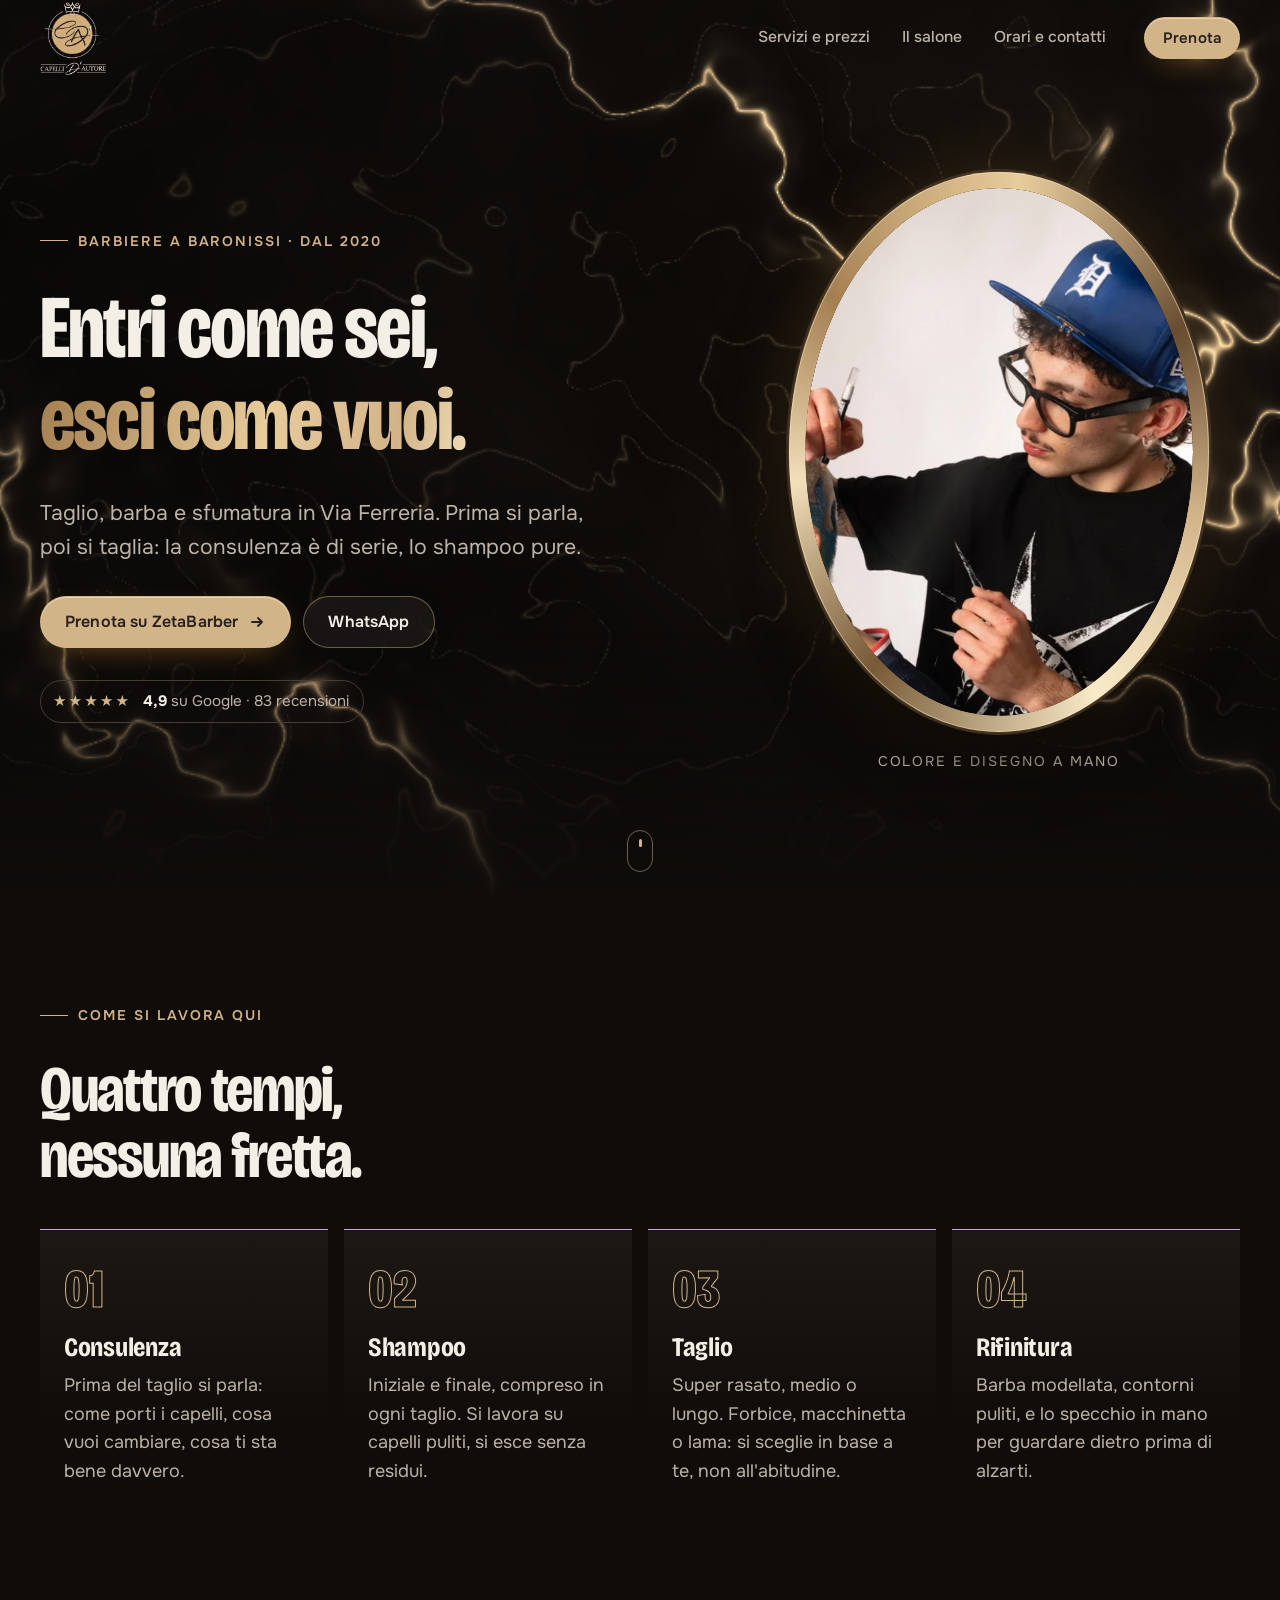
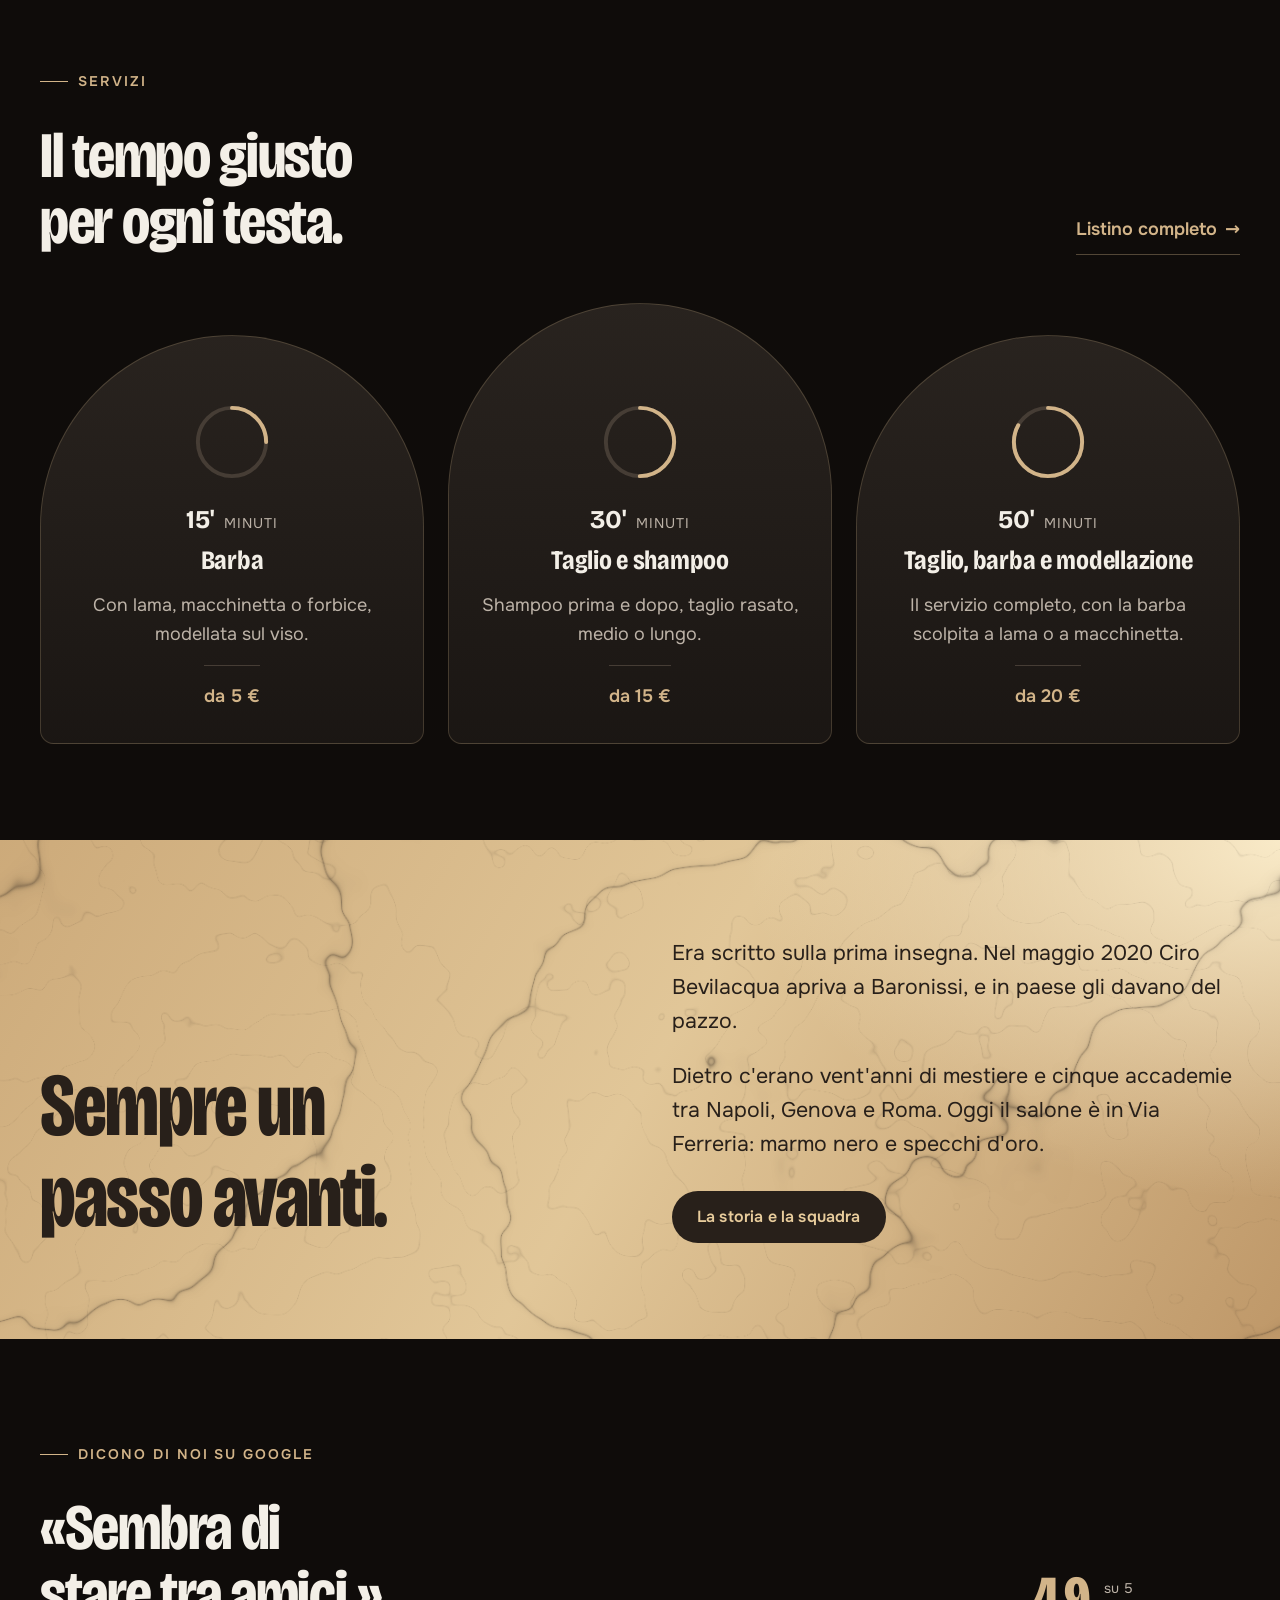
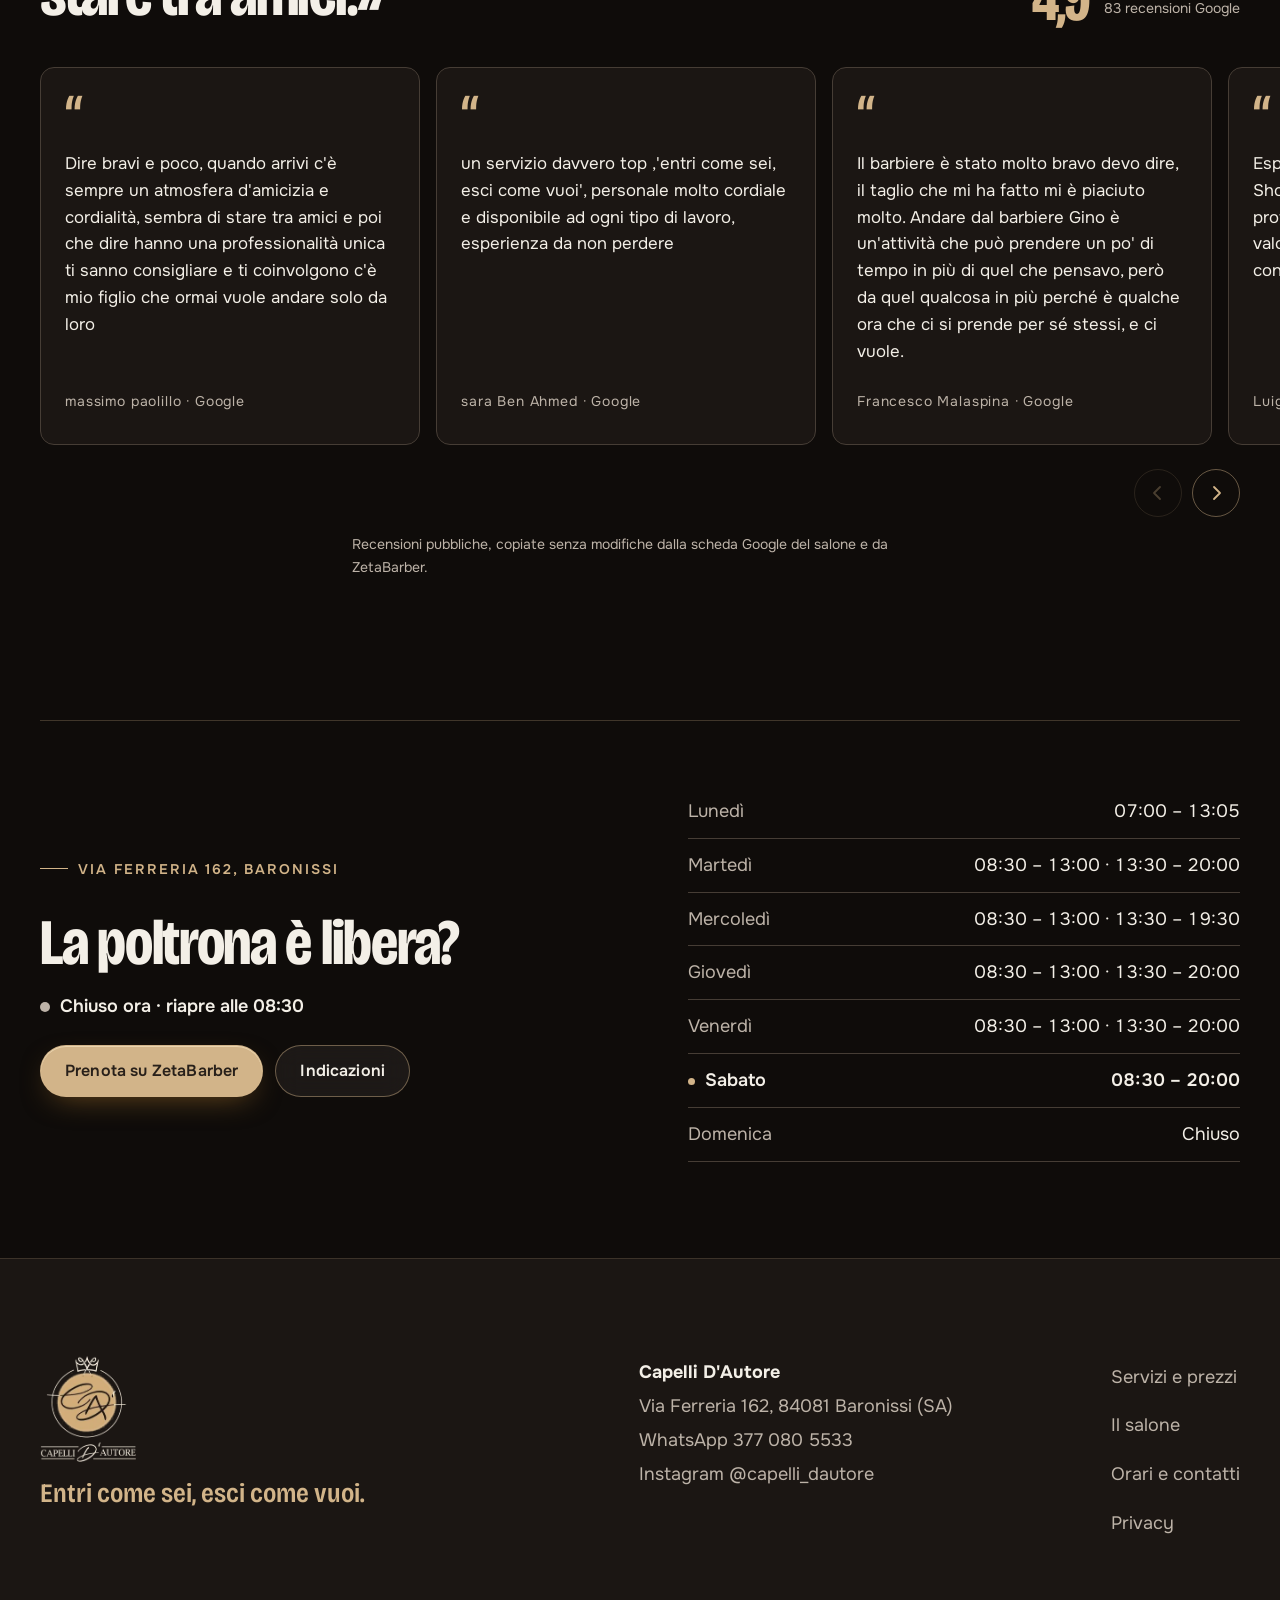
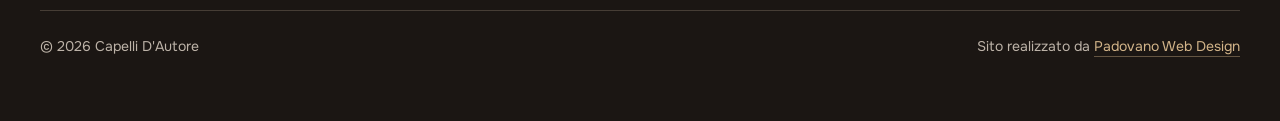
<file: index.html>
<!doctype html>
<html lang="it">
<head>
  <meta charset="utf-8">
  <meta name="viewport" content="width=device-width, initial-scale=1, viewport-fit=cover">
  <title>Capelli D'Autore | Barbiere a Baronissi, Valle dell'Irno</title>
  <meta name="description" content="Barbiere a Baronissi in Via Ferreria 162: taglio uomo, barba e sfumatura con consulenza prima del taglio. 4,9 su Google. Prenota online su ZetaBarber o scrivi su WhatsApp.">
  <link rel="canonical" href="https://chripav09-del.github.io/CapelliDAutore/">
  <meta name="robots" content="noindex, nofollow">
  <meta name="theme-color" content="#0F0C0A">
  <meta property="og:type" content="website">
  <meta property="og:locale" content="it_IT">
  <meta property="og:site_name" content="Capelli D'Autore">
  <meta property="og:title" content="Capelli D'Autore | Barbiere a Baronissi, Valle dell'Irno">
  <meta property="og:description" content="Barbiere a Baronissi in Via Ferreria 162: taglio uomo, barba e sfumatura con consulenza prima del taglio. 4,9 su Google. Prenota online su ZetaBarber o scrivi su WhatsApp.">
  <meta property="og:url" content="https://chripav09-del.github.io/CapelliDAutore/">
  <meta property="og:image" content="https://chripav09-del.github.io/CapelliDAutore/img/og-image.jpg">
  <meta property="og:image:width" content="1200">
  <meta property="og:image:height" content="630">
  <meta property="og:image:alt" content="Logo Capelli D'Autore su marmo nero venato d'oro">
  <meta name="twitter:card" content="summary_large_image">
  <link rel="icon" href="favicon.ico" sizes="32x32">
  <link rel="icon" href="img/favicon-32.png" type="image/png" sizes="32x32">
  <link rel="apple-touch-icon" href="img/apple-touch-icon.png">
  <link rel="manifest" href="site.webmanifest">
  <link rel="preload" href="fonts/bricolage-latin.woff2" as="font" type="font/woff2" crossorigin>
  <link rel="preload" href="fonts/onest-latin.woff2" as="font" type="font/woff2" crossorigin>
  <script>document.documentElement.classList.add('js')</script>
  <link rel="stylesheet" href="css/base.css?v=2">
  <link rel="stylesheet" href="css/components.css?v=2">
  <link rel="stylesheet" href="css/pages.css?v=2">
  <script type="application/ld+json">
  {
    "@context": "https://schema.org",
    "@type": "HairSalon",
    "additionalType": "https://www.wikidata.org/wiki/Q839954",
    "name": "Capelli D'Autore",
    "description": "Barbershop a Baronissi: taglio uomo, barba e sfumatura, con consulenza prima del taglio.",
    "url": "https://chripav09-del.github.io/CapelliDAutore/",
    "image": "https://chripav09-del.github.io/CapelliDAutore/img/salone-oro.webp",
    "logo": "https://chripav09-del.github.io/CapelliDAutore/img/logo-480.png",
    "telephone": "+39 377 080 5533",
    "priceRange": "€",
    "address": {
      "@type": "PostalAddress",
      "streetAddress": "Via Ferreria 162",
      "addressLocality": "Baronissi",
      "addressRegion": "SA",
      "postalCode": "84081",
      "addressCountry": "IT"
    },
    "areaServed": ["Baronissi", "Fisciano", "Pellezzano", "Mercato San Severino", "Salerno"],
    "openingHoursSpecification": [
      {"@type": "OpeningHoursSpecification", "dayOfWeek": "Monday", "opens": "07:00", "closes": "13:05"},
      {"@type": "OpeningHoursSpecification", "dayOfWeek": ["Tuesday", "Wednesday", "Thursday", "Friday"], "opens": "08:30", "closes": "13:00"},
      {"@type": "OpeningHoursSpecification", "dayOfWeek": ["Tuesday", "Thursday", "Friday"], "opens": "13:30", "closes": "20:00"},
      {"@type": "OpeningHoursSpecification", "dayOfWeek": "Wednesday", "opens": "13:30", "closes": "19:30"},
      {"@type": "OpeningHoursSpecification", "dayOfWeek": "Saturday", "opens": "08:30", "closes": "20:00"}
    ],
    "sameAs": ["https://www.instagram.com/capelli_dautore/", "https://zetabarber.it/barbiere/capelli-dautore"],
    "potentialAction": {
      "@type": "ReserveAction",
      "target": "https://zetabarber.it/barbiere/capelli-dautore/new-booking?salonId=319"
    }
  }
  </script>
  <script type="module" src="js/main.js?v=2"></script>
</head>
<body>
  <a class="salta" href="#contenuto">Vai al contenuto</a>

  <header class="testata" data-testata>
    <div class="testata__riga contenitore">
      <a class="medaglione" href="./" aria-label="Capelli D'Autore, torna alla home">
        <img src="img/logo-240.webp" width="215" height="240" alt="Logo Capelli D'Autore: corona, monogramma CD su disco oro">
      </a>
      <nav class="nav" aria-label="Principale">
        <ul class="nav__voci">
          <li><a href="servizi.html">Servizi e prezzi</a></li>
          <li><a href="salone.html">Il salone</a></li>
          <li><a href="contatti.html">Orari e contatti</a></li>
        </ul>
      </nav>
      <a class="btn btn--oro btn--piccolo testata__prenota" href="https://zetabarber.it/barbiere/capelli-dautore/new-booking?salonId=319" target="_blank" rel="noopener">Prenota</a>
      <button class="testata__menu" type="button" aria-haspopup="dialog" aria-controls="foglio" data-apri-foglio>
        <span>Menu</span>
        <svg width="22" height="22" viewBox="0 0 22 22" aria-hidden="true"><path d="M3 8h16M3 14h11" stroke="currentColor" stroke-width="1.8" stroke-linecap="round"/></svg>
      </button>
    </div>
  </header>

  <div class="foglio" id="foglio" role="dialog" aria-modal="true" aria-label="Menu" hidden data-foglio>
    <div class="foglio__velo" data-chiudi-foglio></div>
    <div class="foglio__pannello" data-foglio-pannello>
      <div class="foglio__maniglia" aria-hidden="true"></div>
      <nav aria-label="Menu mobile">
        <ul class="foglio__voci">
          <li><a href="./"><span>01</span>Home</a></li>
          <li><a href="servizi.html"><span>02</span>Servizi e prezzi</a></li>
          <li><a href="salone.html"><span>03</span>Il salone</a></li>
          <li><a href="contatti.html"><span>04</span>Orari e contatti</a></li>
        </ul>
      </nav>
      <div class="foglio__azioni">
        <a class="btn btn--oro" href="https://zetabarber.it/barbiere/capelli-dautore/new-booking?salonId=319" target="_blank" rel="noopener">Prenota su ZetaBarber</a>
        <a class="btn btn--vetro" href="https://wa.me/393770805533" target="_blank" rel="noopener">Scrivi su WhatsApp</a>
      </div>
      <button class="foglio__chiudi" type="button" data-chiudi-foglio>Chiudi</button>
    </div>
  </div>

  <main id="contenuto">
    <!-- 1 · Apertura: marmo vivo + specchio d'oro -->
    <section class="apertura" aria-labelledby="titolo-apertura">
      <canvas class="apertura__marmo" data-marmo aria-hidden="true"></canvas>
      <div class="apertura__griglia contenitore">
        <div class="apertura__testo">
          <p class="etichetta" data-rivela>Barbiere a Baronissi · dal 2020</p>
          <h1 id="titolo-apertura" class="apertura__h1" data-rivela>
            <span class="sr">Capelli D'Autore, barbiere a Baronissi. </span>
            <span class="apertura__riga">Entri come sei,</span>
            <span class="apertura__riga apertura__riga--oro" data-scrivi>esci come vuoi.</span>
          </h1>
          <p class="apertura__sotto" data-rivela>Taglio, barba e sfumatura in Via Ferreria. Prima si parla, poi si taglia: la consulenza è di serie, lo shampoo pure.</p>
          <div class="apertura__cta" data-rivela>
            <a class="btn btn--oro" href="https://zetabarber.it/barbiere/capelli-dautore/new-booking?salonId=319" target="_blank" rel="noopener">
              Prenota su ZetaBarber
              <svg width="18" height="18" viewBox="0 0 18 18" aria-hidden="true"><path d="M4 9h10m-4-4 4 4-4 4" fill="none" stroke="currentColor" stroke-width="1.8" stroke-linecap="round" stroke-linejoin="round"/></svg>
            </a>
            <a class="btn btn--vetro" href="https://wa.me/393770805533?text=Ciao%2C%20vorrei%20prenotare%20un%20taglio" target="_blank" rel="noopener">WhatsApp</a>
          </div>
          <a class="voto" href="#recensioni" data-rivela>
            <span class="voto__stelle" aria-hidden="true">★★★★★</span>
            <span><strong>4,9</strong> su Google · 83 recensioni</span>
          </a>
        </div>

        <figure class="specchio" data-specchio aria-roledescription="specchio" aria-label="Lavori del salone">
          <div class="specchio__corpo" data-specchio-corpo>
            <div class="specchio__vetro">
              <img class="attiva" src="img/sfumatura-mullet.webp" width="387" height="516" alt="Cliente di spalle con mullet e sfumatura bassa, seduto davanti agli specchi ovali d'oro del salone" fetchpriority="high">
              <img src="img/colore-cristian.webp" width="699" height="699" alt="Cristian disegna a mano una fiamma azzurra su una rasatura decolorata" loading="lazy">
              <img src="img/sfumatura-bambino.webp" width="447" height="447" alt="Barbiere al lavoro sulla sfumatura di un bambino" loading="lazy">
              <img src="img/salone-oro.webp" width="708" height="398" alt="Il salone: poltrone nere, pavimento di marmo nero venato d'oro, specchi tondi con cornice dorata" loading="lazy">
              <span class="specchio__riflesso" aria-hidden="true"></span>
            </div>
          </div>
          <figcaption class="specchio__didascalia" data-specchio-didascalia>Sfumatura e mullet</figcaption>
        </figure>
      </div>
      <a class="apertura__giu" href="#rito" aria-label="Scorri al rito del taglio">
        <span aria-hidden="true"></span>
      </a>
    </section>

    <!-- 2 · Il rito -->
    <section class="rito" id="rito" aria-labelledby="titolo-rito">
      <div class="contenitore rito__testa">
        <p class="etichetta" data-rivela>Come si lavora qui</p>
        <h2 id="titolo-rito" data-rivela>Quattro tempi, nessuna fretta.</h2>
      </div>
      <div class="carosello" data-carosello>
        <ol class="carosello__binario rito__binario" data-binario tabindex="0" aria-label="Le quattro tappe del taglio">
          <li class="tappa" data-rivela>
            <span class="tappa__n">01</span>
            <h3>Consulenza</h3>
            <p>Prima del taglio si parla: come porti i capelli, cosa vuoi cambiare, cosa ti sta bene davvero.</p>
          </li>
          <li class="tappa" data-rivela>
            <span class="tappa__n">02</span>
            <h3>Shampoo</h3>
            <p>Iniziale e finale, compreso in ogni taglio. Si lavora su capelli puliti, si esce senza residui.</p>
          </li>
          <li class="tappa" data-rivela>
            <span class="tappa__n">03</span>
            <h3>Taglio</h3>
            <p>Super rasato, medio o lungo. Forbice, macchinetta o lama: si sceglie in base a te, non all'abitudine.</p>
          </li>
          <li class="tappa" data-rivela>
            <span class="tappa__n">04</span>
            <h3>Rifinitura</h3>
            <p>Barba modellata, contorni puliti, e lo specchio in mano per guardare dietro prima di alzarti.</p>
          </li>
        </ol>
        <div class="carosello__comandi contenitore">
          <button class="freccia" type="button" data-prec aria-label="Tappa precedente"><svg width="20" height="20" viewBox="0 0 20 20" aria-hidden="true"><path d="M12 4 6 10l6 6" fill="none" stroke="currentColor" stroke-width="1.8" stroke-linecap="round" stroke-linejoin="round"/></svg></button>
          <button class="freccia" type="button" data-succ aria-label="Tappa successiva"><svg width="20" height="20" viewBox="0 0 20 20" aria-hidden="true"><path d="m8 4 6 6-6 6" fill="none" stroke="currentColor" stroke-width="1.8" stroke-linecap="round" stroke-linejoin="round"/></svg></button>
        </div>
      </div>
    </section>

    <!-- 3 · Tre servizi -->
    <section class="vetrina" aria-labelledby="titolo-vetrina">
      <div class="contenitore">
        <div class="vetrina__testa">
          <div>
            <p class="etichetta" data-rivela>Servizi</p>
            <h2 id="titolo-vetrina" data-rivela>Il tempo giusto per ogni testa.</h2>
          </div>
          <a class="link-freccia" href="servizi.html" data-rivela>Listino completo <span aria-hidden="true">→</span></a>
        </div>
        <ul class="archi">
          <li class="arco" data-rivela>
            <svg class="ghiera" viewBox="0 0 64 64" aria-hidden="true"><circle cx="32" cy="32" r="26"/><circle class="ghiera__pieno" cx="32" cy="32" r="26" style="--quota:.25"/></svg>
            <p class="arco__tempo"><strong>15'</strong> minuti</p>
            <h3>Barba</h3>
            <p>Con lama, macchinetta o forbice, modellata sul viso.</p>
            <p class="arco__prezzo">da 5 €</p>
          </li>
          <li class="arco arco--centro" data-rivela>
            <svg class="ghiera" viewBox="0 0 64 64" aria-hidden="true"><circle cx="32" cy="32" r="26"/><circle class="ghiera__pieno" cx="32" cy="32" r="26" style="--quota:.5"/></svg>
            <p class="arco__tempo"><strong>30'</strong> minuti</p>
            <h3>Taglio e shampoo</h3>
            <p>Shampoo prima e dopo, taglio rasato, medio o lungo.</p>
            <p class="arco__prezzo">da 15 €</p>
          </li>
          <li class="arco" data-rivela>
            <svg class="ghiera" viewBox="0 0 64 64" aria-hidden="true"><circle cx="32" cy="32" r="26"/><circle class="ghiera__pieno" cx="32" cy="32" r="26" style="--quota:.83"/></svg>
            <p class="arco__tempo"><strong>50'</strong> minuti</p>
            <h3>Taglio, barba e modellazione</h3>
            <p>Il servizio completo, con la barba scolpita a lama o a macchinetta.</p>
            <p class="arco__prezzo">da 20 €</p>
          </li>
        </ul>
      </div>
    </section>

    <!-- 4 · Fascia oro -->
    <section class="fascia-oro" aria-labelledby="titolo-motto">
      <div class="contenitore fascia-oro__griglia">
        <h2 id="titolo-motto" class="fascia-oro__motto" data-rivela>Sempre un passo avanti.</h2>
        <div class="fascia-oro__testo" data-rivela>
          <p>Era scritto sulla prima insegna. Nel maggio 2020 Ciro Bevilacqua apriva a Baronissi, e in paese gli davano del pazzo.</p>
          <p>Dietro c'erano vent'anni di mestiere e cinque accademie tra Napoli, Genova e Roma. Oggi il salone è in Via Ferreria: marmo nero e specchi d'oro.</p>
          <a class="btn btn--inchiostro" href="salone.html">La storia e la squadra</a>
        </div>
      </div>
    </section>

    <!-- 5 · Recensioni -->
    <section class="recensioni" id="recensioni" aria-labelledby="titolo-recensioni">
      <div class="contenitore recensioni__testa">
        <div>
          <p class="etichetta" data-rivela>Dicono di noi su Google</p>
          <h2 id="titolo-recensioni" data-rivela>«Sembra di stare tra amici.»</h2>
        </div>
        <p class="recensioni__voto" data-rivela><span class="display">4,9</span><span>su 5<br>83 recensioni Google</span></p>
      </div>
      <div class="carosello" data-carosello>
        <ul class="carosello__binario recensioni__binario" data-binario tabindex="0" aria-label="Recensioni dei clienti">
          <li class="recensione">
            <blockquote><p>Dire bravi e poco, quando arrivi c'è sempre un atmosfera d'amicizia e cordialità, sembra di stare tra amici e poi che dire hanno una professionalità unica ti sanno consigliare e ti coinvolgono c'è mio figlio che ormai vuole andare solo da loro</p></blockquote>
            <p class="recensione__chi">massimo paolillo · Google</p>
          </li>
          <li class="recensione">
            <blockquote><p>un servizio davvero top ,'entri come sei, esci come vuoi', personale molto cordiale e disponibile ad ogni tipo di lavoro, esperienza da non perdere</p></blockquote>
            <p class="recensione__chi">sara Ben Ahmed · Google</p>
          </li>
          <li class="recensione">
            <blockquote><p>Il barbiere è stato molto bravo devo dire, il taglio che mi ha fatto mi è piaciuto molto. Andare dal barbiere Gino è un'attività che può prendere un po' di tempo in più di quel che pensavo, però da quel qualcosa in più perché è qualche ora che ci si prende per sé stessi, e ci vuole.</p></blockquote>
            <p class="recensione__chi">Francesco Malaspina · Google</p>
          </li>
          <li class="recensione">
            <blockquote><p>Esperienza e qualità. In questo barber Shop si è sempre coccolati con grande professionalità. Riescono sempre a valorizzare il mio aspetto con giusti consigli.</p></blockquote>
            <p class="recensione__chi">Luigi Marea · Google</p>
          </li>
          <li class="recensione">
            <blockquote><p>Professionalità e garanzia sotto tutti gli aspetti a partire dal negozio e dall'accoglienza per non parlare del risultato finale,impossibile non rimanere pienamente soddisfatto lo consiglio vivamente a tutti</p></blockquote>
            <p class="recensione__chi">Luca Melchiorre · Google</p>
          </li>
          <li class="recensione">
            <blockquote><p>Staff cordiale atmosfera ottima molta professionalità, complimenti</p></blockquote>
            <p class="recensione__chi">Enzo Forte · Google</p>
          </li>
          <li class="recensione">
            <blockquote><p>Prenotazione breve con Lapp. Ragazzi molto cordiali. Ambiente familiare. Top.</p></blockquote>
            <p class="recensione__chi">Ivan · Google</p>
          </li>
          <li class="recensione">
            <blockquote><p>Persone gentilissime e simpatiche, taglio preciso e molto curato. Consigliatissimo!</p></blockquote>
            <p class="recensione__chi">Andrea P. · ZetaBarber</p>
          </li>
        </ul>
        <div class="carosello__comandi contenitore">
          <button class="freccia" type="button" data-prec aria-label="Recensione precedente"><svg width="20" height="20" viewBox="0 0 20 20" aria-hidden="true"><path d="M12 4 6 10l6 6" fill="none" stroke="currentColor" stroke-width="1.8" stroke-linecap="round" stroke-linejoin="round"/></svg></button>
          <button class="freccia" type="button" data-succ aria-label="Recensione successiva"><svg width="20" height="20" viewBox="0 0 20 20" aria-hidden="true"><path d="m8 4 6 6-6 6" fill="none" stroke="currentColor" stroke-width="1.8" stroke-linecap="round" stroke-linejoin="round"/></svg></button>
        </div>
        <p class="contenitore recensioni__fonte">Recensioni pubbliche, copiate senza modifiche dalla scheda Google del salone e da ZetaBarber.</p>
      </div>
    </section>

    <!-- 6 · Chiusura -->
    <section class="chiusura" aria-labelledby="titolo-chiusura">
      <div class="contenitore chiusura__griglia">
        <div>
          <p class="etichetta" data-rivela>Via Ferreria 162, Baronissi</p>
          <h2 id="titolo-chiusura" data-rivela>La poltrona è libera?</h2>
          <p class="stato-orario" data-stato-orario data-rivela>Orari del salone</p>
          <div class="apertura__cta" data-rivela>
            <a class="btn btn--oro" href="https://zetabarber.it/barbiere/capelli-dautore/new-booking?salonId=319" target="_blank" rel="noopener">Prenota su ZetaBarber</a>
            <a class="btn btn--vetro" href="https://www.google.com/maps/search/?api=1&amp;query=Capelli+D%27Autore+Via+Ferreria+162+Baronissi" target="_blank" rel="noopener">Indicazioni</a>
          </div>
        </div>
        <table class="orari" data-rivela>
          <caption class="sr">Orari di apertura</caption>
          <tbody>
            <tr data-giorno="1"><th scope="row">Lunedì</th><td>07:00 – 13:05</td></tr>
            <tr data-giorno="2"><th scope="row">Martedì</th><td>08:30 – 13:00 · 13:30 – 20:00</td></tr>
            <tr data-giorno="3"><th scope="row">Mercoledì</th><td>08:30 – 13:00 · 13:30 – 19:30</td></tr>
            <tr data-giorno="4"><th scope="row">Giovedì</th><td>08:30 – 13:00 · 13:30 – 20:00</td></tr>
            <tr data-giorno="5"><th scope="row">Venerdì</th><td>08:30 – 13:00 · 13:30 – 20:00</td></tr>
            <tr data-giorno="6"><th scope="row">Sabato</th><td>08:30 – 20:00</td></tr>
            <tr data-giorno="0"><th scope="row">Domenica</th><td>Chiuso</td></tr>
          </tbody>
        </table>
      </div>
    </section>
  </main>

  <footer class="piede">
    <div class="contenitore piede__griglia">
      <div class="piede__marca">
        <img src="img/logo-240.webp" width="108" height="120" alt="Logo Capelli D'Autore" loading="lazy">
        <p>Entri come sei, esci come vuoi.</p>
      </div>
      <address class="piede__dati">
        <strong>Capelli D'Autore</strong><br>
        Via Ferreria 162, 84081 Baronissi (SA)<br>
        <a href="https://wa.me/393770805533" target="_blank" rel="noopener">WhatsApp 377 080 5533</a><br>
        <a href="https://www.instagram.com/capelli_dautore/" target="_blank" rel="noopener">Instagram @capelli_dautore</a>
      </address>
      <ul class="piede__link">
        <li><a href="servizi.html">Servizi e prezzi</a></li>
        <li><a href="salone.html">Il salone</a></li>
        <li><a href="contatti.html">Orari e contatti</a></li>
        <li><a href="privacy.html">Privacy</a></li>
      </ul>
    </div>
    <div class="contenitore piede__fondo">
      <p>© <span data-anno>2026</span> Capelli D'Autore</p>
      <p class="firma">Sito realizzato da <a href="https://padovanowebdesign.it" target="_blank" rel="noopener">Padovano Web Design</a></p>
    </div>
  </footer>

  <nav class="banco" aria-label="Azioni rapide" data-banco>
    <a href="https://zetabarber.it/barbiere/capelli-dautore/new-booking?salonId=319" target="_blank" rel="noopener" class="banco__primo">
      <svg width="20" height="20" viewBox="0 0 20 20" aria-hidden="true"><rect x="3" y="4" width="14" height="13" rx="2" fill="none" stroke="currentColor" stroke-width="1.6"/><path d="M3 8h14M7 2v4m6-4v4" stroke="currentColor" stroke-width="1.6" stroke-linecap="round"/></svg>
      Prenota
    </a>
    <a href="https://wa.me/393770805533" target="_blank" rel="noopener">
      <svg width="20" height="20" viewBox="0 0 20 20" aria-hidden="true"><path d="M10 2.5a7.5 7.5 0 0 0-6.4 11.4L2.5 17.5l3.7-1a7.5 7.5 0 1 0 3.8-14Z" fill="none" stroke="currentColor" stroke-width="1.6" stroke-linejoin="round"/></svg>
      WhatsApp
    </a>
    <a href="tel:+393770805533">
      <svg width="20" height="20" viewBox="0 0 20 20" aria-hidden="true"><path d="M5 2.5h3l1.5 4-2 1.2a9 9 0 0 0 4.8 4.8l1.2-2 4 1.5v3a2 2 0 0 1-2 2A14.5 14.5 0 0 1 3 4.5a2 2 0 0 1 2-2Z" fill="none" stroke="currentColor" stroke-width="1.6" stroke-linejoin="round"/></svg>
      Chiama
    </a>
  </nav>
</body>
</html>
</file>
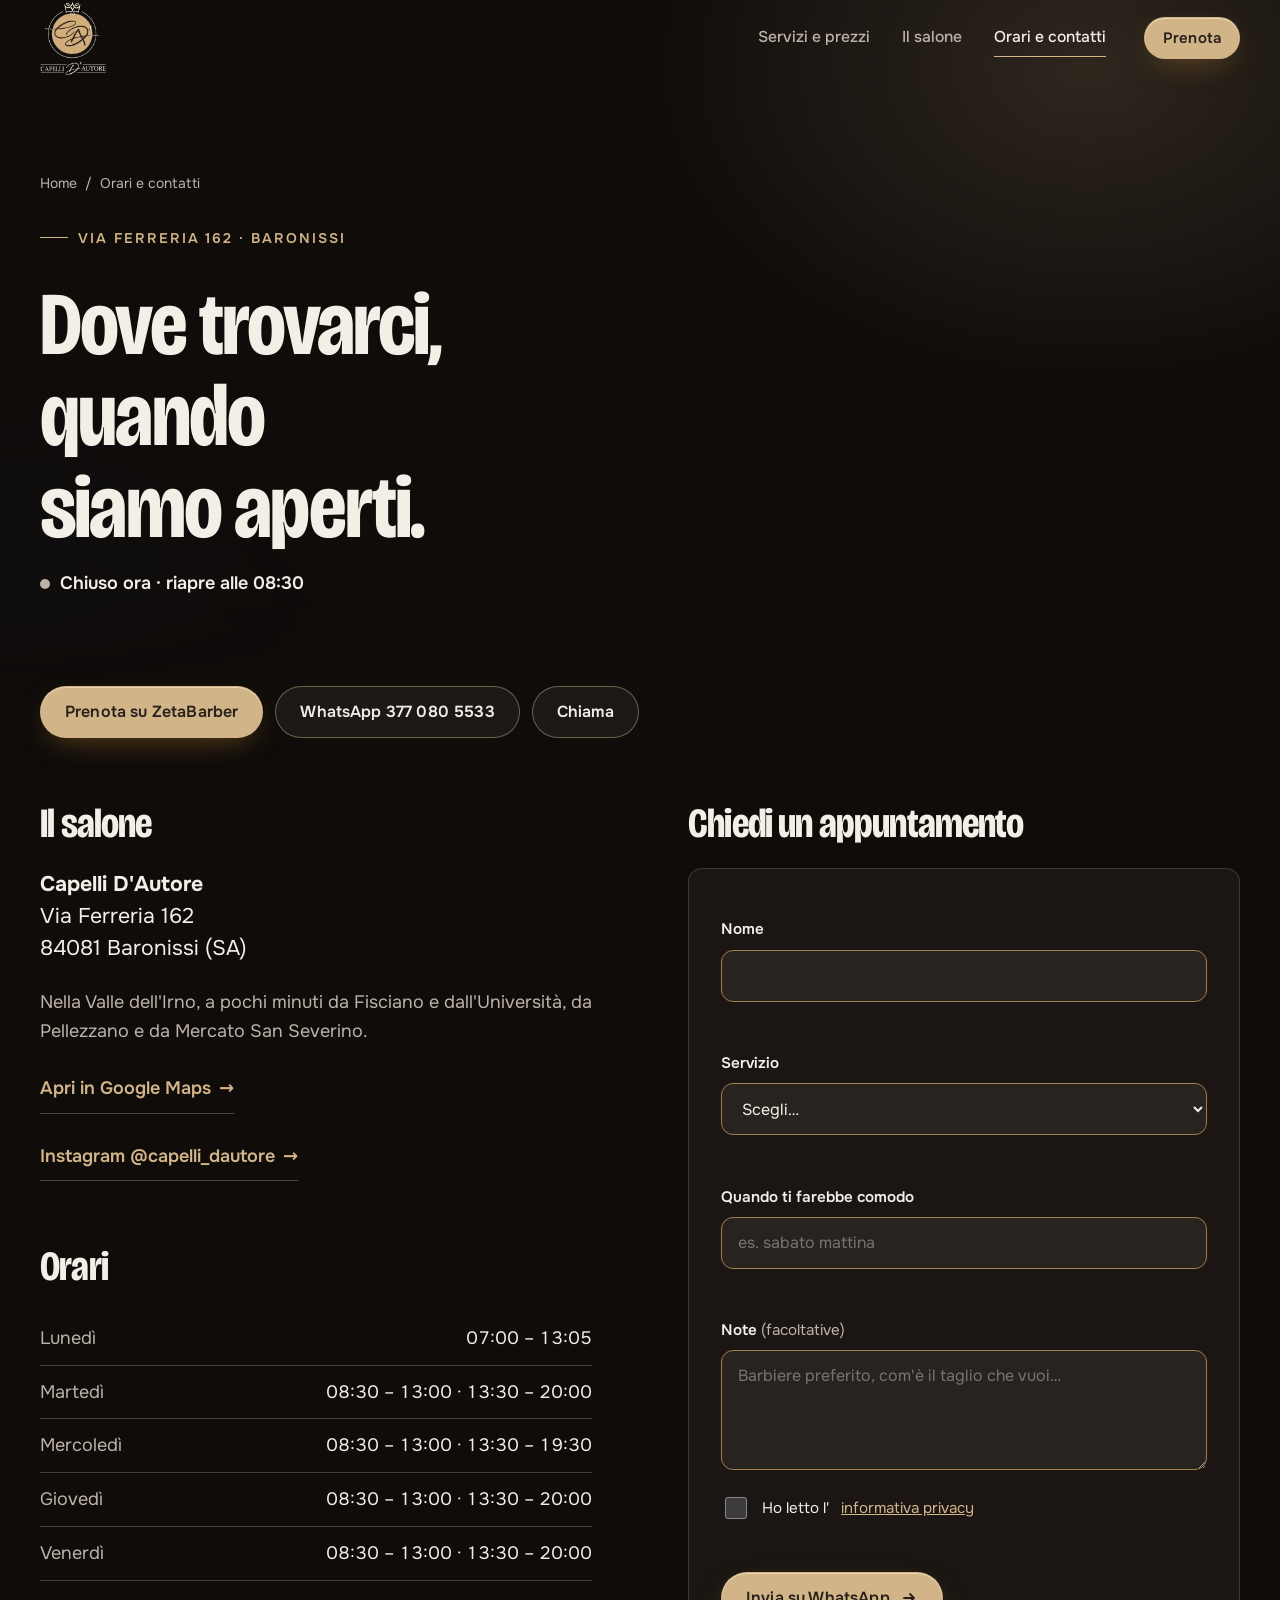
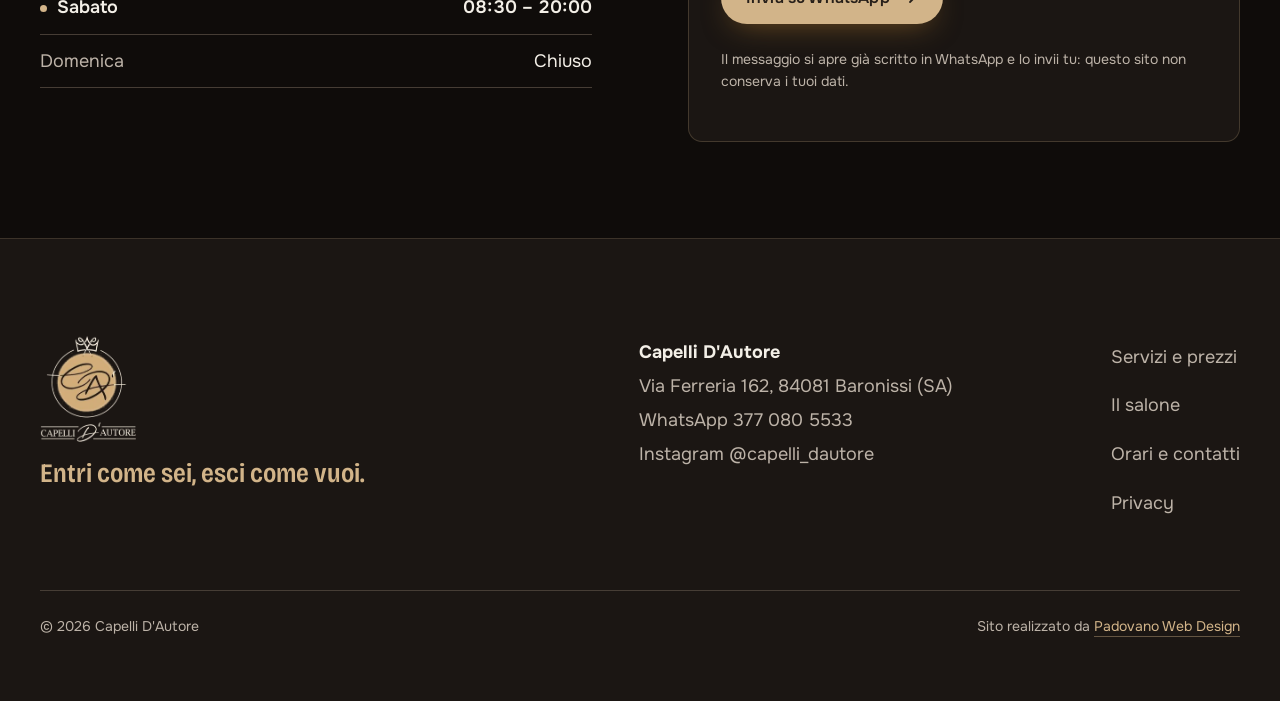
<file: contatti.html>
<!doctype html>
<html lang="it">
<head>
  <meta charset="utf-8">
  <meta name="viewport" content="width=device-width, initial-scale=1, viewport-fit=cover">
  <title>Orari e contatti | Capelli D'Autore, Via Ferreria 162 Baronissi</title>
  <meta name="description" content="Orari, indirizzo e contatti di Capelli D'Autore, barbiere in Via Ferreria 162 a Baronissi (SA). WhatsApp 377 080 5533, prenotazione online su ZetaBarber.">
  <link rel="canonical" href="https://chripav09-del.github.io/CapelliDAutore/contatti.html">
  <meta name="robots" content="noindex, nofollow">
  <meta name="theme-color" content="#0F0C0A">
  <meta property="og:type" content="website">
  <meta property="og:locale" content="it_IT">
  <meta property="og:site_name" content="Capelli D'Autore">
  <meta property="og:title" content="Orari e contatti | Capelli D'Autore, Via Ferreria 162 Baronissi">
  <meta property="og:description" content="Orari, indirizzo e contatti di Capelli D'Autore, barbiere in Via Ferreria 162 a Baronissi (SA). WhatsApp 377 080 5533, prenotazione online su ZetaBarber.">
  <meta property="og:url" content="https://chripav09-del.github.io/CapelliDAutore/contatti.html">
  <meta property="og:image" content="https://chripav09-del.github.io/CapelliDAutore/img/og-image.jpg">
  <meta property="og:image:width" content="1200">
  <meta property="og:image:height" content="630">
  <meta property="og:image:alt" content="Logo Capelli D'Autore su marmo nero venato d'oro">
  <meta name="twitter:card" content="summary_large_image">
  <link rel="icon" href="favicon.ico" sizes="32x32">
  <link rel="icon" href="img/favicon-32.png" type="image/png" sizes="32x32">
  <link rel="apple-touch-icon" href="img/apple-touch-icon.png">
  <link rel="manifest" href="site.webmanifest">
  <link rel="preload" href="fonts/bricolage-latin.woff2" as="font" type="font/woff2" crossorigin>
  <link rel="preload" href="fonts/onest-latin.woff2" as="font" type="font/woff2" crossorigin>
  <script>document.documentElement.classList.add('js')</script>
  <link rel="stylesheet" href="css/base.css?v=2">
  <link rel="stylesheet" href="css/components.css?v=2">
  <link rel="stylesheet" href="css/pages.css?v=2">
  <script type="module" src="js/main.js?v=2"></script>
</head>
<body>
  <a class="salta" href="#contenuto">Vai al contenuto</a>

  <header class="testata" data-testata>
    <div class="testata__riga contenitore">
      <a class="medaglione" href="./" aria-label="Capelli D'Autore, torna alla home">
        <img src="img/logo-240.webp" width="215" height="240" alt="Logo Capelli D'Autore: corona, monogramma CD su disco oro">
      </a>
      <nav class="nav" aria-label="Principale">
        <ul class="nav__voci">
          <li><a href="servizi.html">Servizi e prezzi</a></li>
          <li><a href="salone.html">Il salone</a></li>
          <li><a href="contatti.html" aria-current="page">Orari e contatti</a></li>
        </ul>
      </nav>
      <a class="btn btn--oro btn--piccolo testata__prenota" href="https://zetabarber.it/barbiere/capelli-dautore/new-booking?salonId=319" target="_blank" rel="noopener">Prenota</a>
      <button class="testata__menu" type="button" aria-haspopup="dialog" aria-controls="foglio" data-apri-foglio>
        <span>Menu</span>
        <svg width="22" height="22" viewBox="0 0 22 22" aria-hidden="true"><path d="M3 8h16M3 14h11" stroke="currentColor" stroke-width="1.8" stroke-linecap="round"/></svg>
      </button>
    </div>
  </header>

  <div class="foglio" id="foglio" role="dialog" aria-modal="true" aria-label="Menu" hidden data-foglio>
    <div class="foglio__velo" data-chiudi-foglio></div>
    <div class="foglio__pannello" data-foglio-pannello>
      <div class="foglio__maniglia" aria-hidden="true"></div>
      <nav aria-label="Menu mobile">
        <ul class="foglio__voci">
          <li><a href="./"><span>01</span>Home</a></li>
          <li><a href="servizi.html"><span>02</span>Servizi e prezzi</a></li>
          <li><a href="salone.html"><span>03</span>Il salone</a></li>
          <li><a href="contatti.html" aria-current="page"><span>04</span>Orari e contatti</a></li>
        </ul>
      </nav>
      <div class="foglio__azioni">
        <a class="btn btn--oro" href="https://zetabarber.it/barbiere/capelli-dautore/new-booking?salonId=319" target="_blank" rel="noopener">Prenota su ZetaBarber</a>
        <a class="btn btn--vetro" href="https://wa.me/393770805533" target="_blank" rel="noopener">Scrivi su WhatsApp</a>
      </div>
      <button class="foglio__chiudi" type="button" data-chiudi-foglio>Chiudi</button>
    </div>
  </div>

  <main id="contenuto">
    <section class="testa-pagina" aria-labelledby="titolo-pagina">
      <div class="contenitore">
        <nav class="briciole" aria-label="Sei qui"><a href="./">Home</a><span aria-hidden="true">/</span><span>Orari e contatti</span></nav>
        <p class="etichetta" data-rivela>Via Ferreria 162 · Baronissi</p>
        <h1 id="titolo-pagina" data-rivela>Dove trovarci, quando siamo aperti.</h1>
        <p class="stato-orario" data-stato-orario data-rivela>Orari del salone</p>
      </div>
    </section>

    <section class="contatti" aria-label="Contatti">
      <div class="contenitore">
        <div class="contatti__azioni" data-rivela>
          <a class="btn btn--oro" href="https://zetabarber.it/barbiere/capelli-dautore/new-booking?salonId=319" target="_blank" rel="noopener">Prenota su ZetaBarber</a>
          <a class="btn btn--vetro" href="https://wa.me/393770805533" target="_blank" rel="noopener">WhatsApp 377 080 5533</a>
          <a class="btn btn--vetro" href="tel:+393770805533">Chiama</a>
        </div>

        <div class="contatti__griglia">
          <div class="blocco">
            <h2 data-rivela>Il salone</h2>
            <address class="dove" data-rivela>
              <strong>Capelli D'Autore</strong><br>
              Via Ferreria 162<br>
              84081 Baronissi (SA)
            </address>
            <p class="come-arrivi" data-rivela>Nella Valle dell'Irno, a pochi minuti da Fisciano e dall'Università, da Pellezzano e da Mercato San Severino.</p>
            <p data-rivela><a class="link-freccia" href="https://www.google.com/maps/search/?api=1&amp;query=Capelli+D%27Autore+Via+Ferreria+162+Baronissi" target="_blank" rel="noopener">Apri in Google Maps <span aria-hidden="true">→</span></a></p>
            <p data-rivela><a class="link-freccia" href="https://www.instagram.com/capelli_dautore/" target="_blank" rel="noopener">Instagram @capelli_dautore <span aria-hidden="true">→</span></a></p>

            <h2 data-rivela style="margin-top: var(--s-8)">Orari</h2>
            <table class="orari" data-rivela>
              <caption class="sr">Orari di apertura</caption>
              <tbody>
                <tr data-giorno="1"><th scope="row">Lunedì</th><td>07:00 – 13:05</td></tr>
                <tr data-giorno="2"><th scope="row">Martedì</th><td>08:30 – 13:00 · 13:30 – 20:00</td></tr>
                <tr data-giorno="3"><th scope="row">Mercoledì</th><td>08:30 – 13:00 · 13:30 – 19:30</td></tr>
                <tr data-giorno="4"><th scope="row">Giovedì</th><td>08:30 – 13:00 · 13:30 – 20:00</td></tr>
                <tr data-giorno="5"><th scope="row">Venerdì</th><td>08:30 – 13:00 · 13:30 – 20:00</td></tr>
                <tr data-giorno="6"><th scope="row">Sabato</th><td>08:30 – 20:00</td></tr>
                <tr data-giorno="0"><th scope="row">Domenica</th><td>Chiuso</td></tr>
              </tbody>
            </table>
          </div>

          <div class="blocco">
            <h2 data-rivela>Chiedi un appuntamento</h2>
            <form class="modulo" data-modulo novalidate data-rivela>
              <div class="campo">
                <label for="nome">Nome</label>
                <input id="nome" name="nome" type="text" autocomplete="given-name" required aria-describedby="errore-nome">
                <p class="campo__errore" id="errore-nome" aria-live="polite"></p>
              </div>
              <div class="campo">
                <label for="servizio">Servizio</label>
                <select id="servizio" name="servizio" required aria-describedby="errore-servizio">
                  <option value="">Scegli…</option>
                  <option>Taglio e shampoo</option>
                  <option>Taglio, barba e shampoo</option>
                  <option>Taglio, barba e modellazione</option>
                  <option>Barba</option>
                  <option>Colore o disegno</option>
                </select>
                <p class="campo__errore" id="errore-servizio" aria-live="polite"></p>
              </div>
              <div class="campo">
                <label for="quando">Quando ti farebbe comodo</label>
                <input id="quando" name="quando" type="text" placeholder="es. sabato mattina" required aria-describedby="errore-quando">
                <p class="campo__errore" id="errore-quando" aria-live="polite"></p>
              </div>
              <div class="campo">
                <label for="note">Note <span style="color: var(--fumo); font-weight: 400">(facoltative)</span></label>
                <textarea id="note" name="note" rows="3" placeholder="Barbiere preferito, com'è il taglio che vuoi…"></textarea>
              </div>
              <div class="campo campo--spunta">
                <label><input type="checkbox" name="privacy" required aria-describedby="errore-privacy"> Ho letto l'<a href="privacy.html">informativa privacy</a></label>
                <p class="campo__errore" id="errore-privacy" aria-live="polite"></p>
              </div>
              <button class="btn btn--oro" type="submit">
                Invia su WhatsApp
                <svg width="18" height="18" viewBox="0 0 18 18" aria-hidden="true"><path d="M4 9h10m-4-4 4 4-4 4" fill="none" stroke="currentColor" stroke-width="1.8" stroke-linecap="round" stroke-linejoin="round"/></svg>
              </button>
              <p class="modulo__nota">Il messaggio si apre già scritto in WhatsApp e lo invii tu: questo sito non conserva i tuoi dati.</p>
            </form>
          </div>
        </div>
      </div>
    </section>
  </main>

  <footer class="piede">
    <div class="contenitore piede__griglia">
      <div class="piede__marca">
        <img src="img/logo-240.webp" width="108" height="120" alt="Logo Capelli D'Autore" loading="lazy">
        <p>Entri come sei, esci come vuoi.</p>
      </div>
      <address class="piede__dati">
        <strong>Capelli D'Autore</strong><br>
        Via Ferreria 162, 84081 Baronissi (SA)<br>
        <a href="https://wa.me/393770805533" target="_blank" rel="noopener">WhatsApp 377 080 5533</a><br>
        <a href="https://www.instagram.com/capelli_dautore/" target="_blank" rel="noopener">Instagram @capelli_dautore</a>
      </address>
      <ul class="piede__link">
        <li><a href="servizi.html">Servizi e prezzi</a></li>
        <li><a href="salone.html">Il salone</a></li>
        <li><a href="contatti.html">Orari e contatti</a></li>
        <li><a href="privacy.html">Privacy</a></li>
      </ul>
    </div>
    <div class="contenitore piede__fondo">
      <p>© <span data-anno>2026</span> Capelli D'Autore</p>
      <p class="firma">Sito realizzato da <a href="https://padovanowebdesign.it" target="_blank" rel="noopener">Padovano Web Design</a></p>
    </div>
  </footer>

  <nav class="banco" aria-label="Azioni rapide" data-banco>
    <a href="https://zetabarber.it/barbiere/capelli-dautore/new-booking?salonId=319" target="_blank" rel="noopener" class="banco__primo">
      <svg width="20" height="20" viewBox="0 0 20 20" aria-hidden="true"><rect x="3" y="4" width="14" height="13" rx="2" fill="none" stroke="currentColor" stroke-width="1.6"/><path d="M3 8h14M7 2v4m6-4v4" stroke="currentColor" stroke-width="1.6" stroke-linecap="round"/></svg>
      Prenota
    </a>
    <a href="https://wa.me/393770805533" target="_blank" rel="noopener">
      <svg width="20" height="20" viewBox="0 0 20 20" aria-hidden="true"><path d="M10 2.5a7.5 7.5 0 0 0-6.4 11.4L2.5 17.5l3.7-1a7.5 7.5 0 1 0 3.8-14Z" fill="none" stroke="currentColor" stroke-width="1.6" stroke-linejoin="round"/></svg>
      WhatsApp
    </a>
    <a href="tel:+393770805533">
      <svg width="20" height="20" viewBox="0 0 20 20" aria-hidden="true"><path d="M5 2.5h3l1.5 4-2 1.2a9 9 0 0 0 4.8 4.8l1.2-2 4 1.5v3a2 2 0 0 1-2 2A14.5 14.5 0 0 1 3 4.5a2 2 0 0 1 2-2Z" fill="none" stroke="currentColor" stroke-width="1.6" stroke-linejoin="round"/></svg>
      Chiama
    </a>
  </nav>
</body>
</html>
</file>
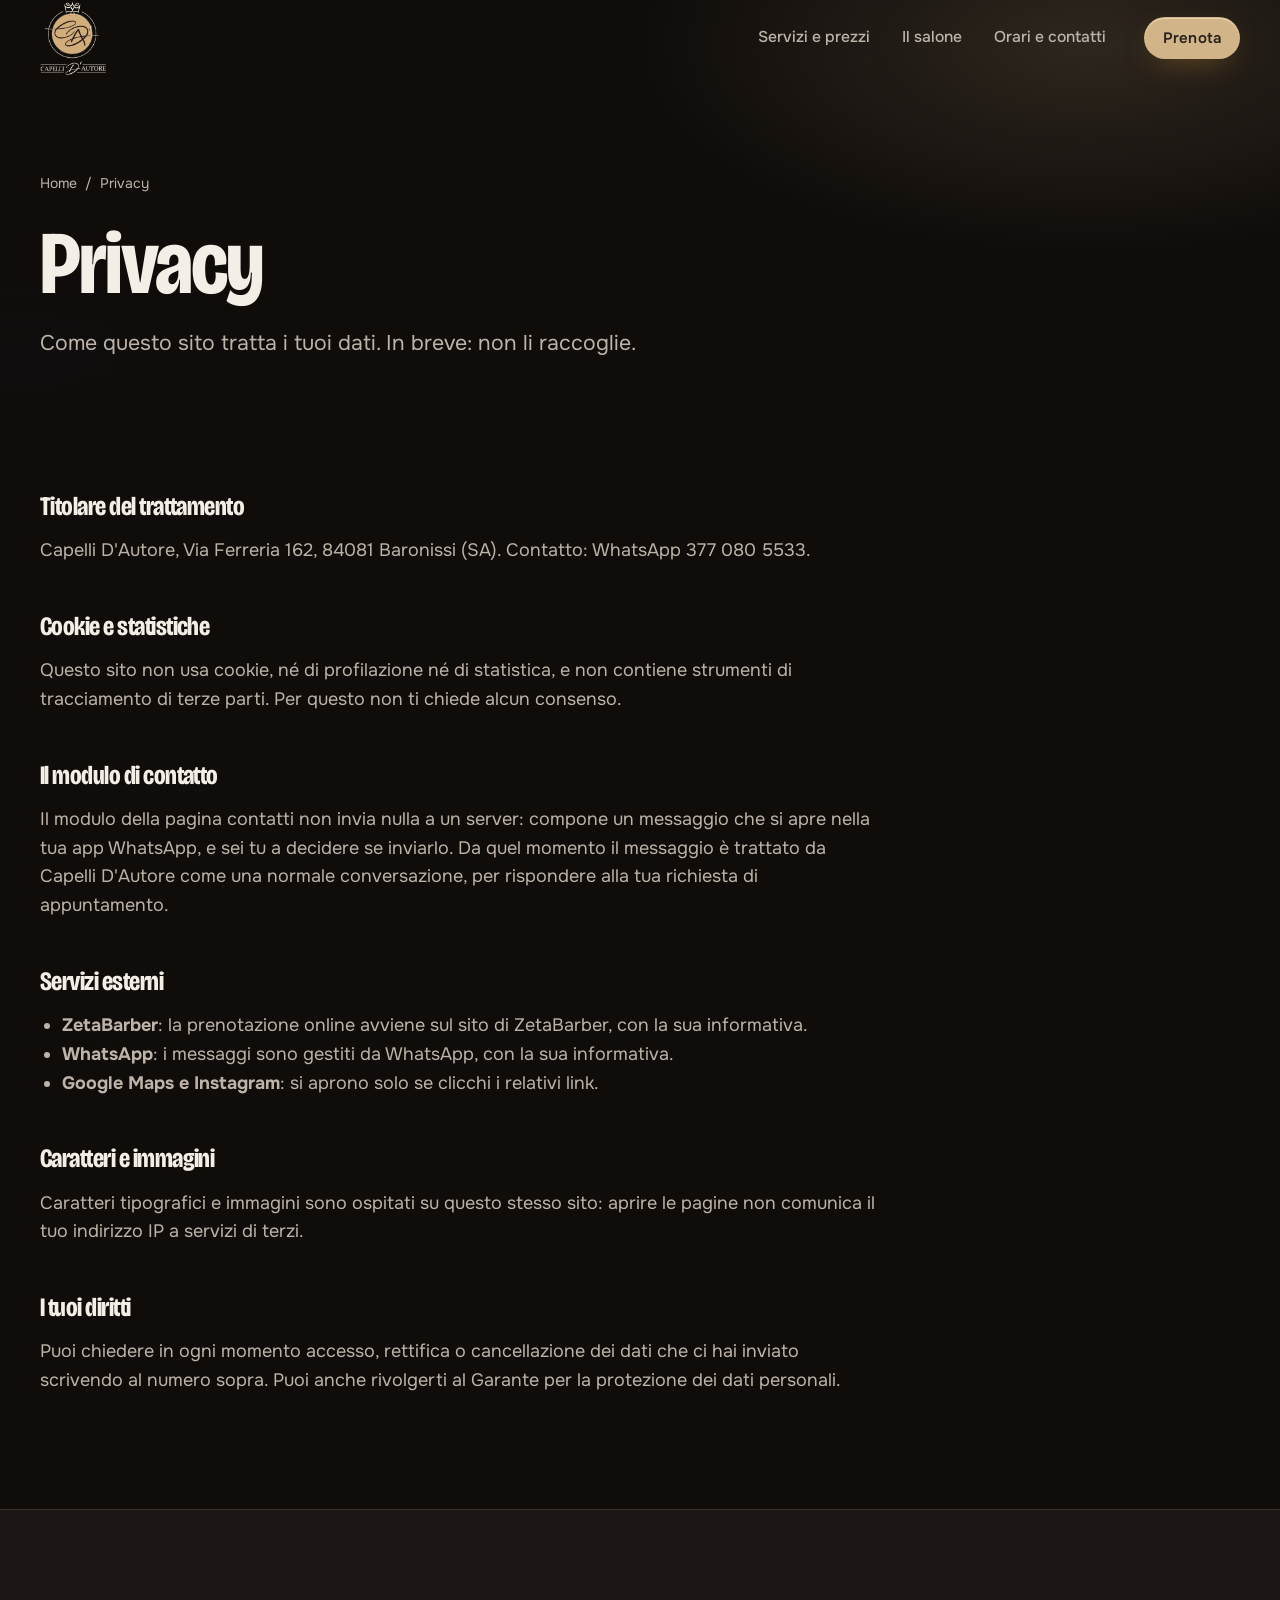
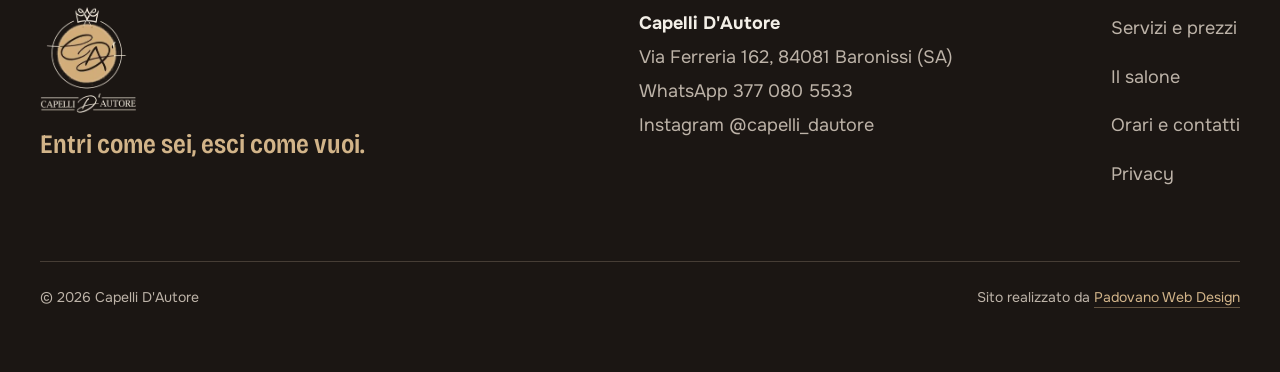
<file: privacy.html>
<!doctype html>
<html lang="it">
<head>
  <meta charset="utf-8">
  <meta name="viewport" content="width=device-width, initial-scale=1, viewport-fit=cover">
  <title>Privacy | Capelli D'Autore</title>
  <meta name="description" content="Informativa privacy del sito di Capelli D'Autore, barbiere a Baronissi.">
  <link rel="canonical" href="https://chripav09-del.github.io/CapelliDAutore/privacy.html">
  <meta name="robots" content="noindex, nofollow">
  <meta name="theme-color" content="#0F0C0A">
  <meta property="og:type" content="website">
  <meta property="og:locale" content="it_IT">
  <meta property="og:site_name" content="Capelli D'Autore">
  <meta property="og:title" content="Privacy | Capelli D'Autore">
  <meta property="og:description" content="Informativa privacy del sito di Capelli D'Autore, barbiere a Baronissi.">
  <meta property="og:url" content="https://chripav09-del.github.io/CapelliDAutore/privacy.html">
  <meta property="og:image" content="https://chripav09-del.github.io/CapelliDAutore/img/og-image.jpg">
  <meta property="og:image:width" content="1200">
  <meta property="og:image:height" content="630">
  <meta property="og:image:alt" content="Logo Capelli D'Autore su marmo nero venato d'oro">
  <meta name="twitter:card" content="summary_large_image">
  <link rel="icon" href="favicon.ico" sizes="32x32">
  <link rel="icon" href="img/favicon-32.png" type="image/png" sizes="32x32">
  <link rel="apple-touch-icon" href="img/apple-touch-icon.png">
  <link rel="manifest" href="site.webmanifest">
  <link rel="preload" href="fonts/bricolage-latin.woff2" as="font" type="font/woff2" crossorigin>
  <link rel="preload" href="fonts/onest-latin.woff2" as="font" type="font/woff2" crossorigin>
  <script>document.documentElement.classList.add('js')</script>
  <link rel="stylesheet" href="css/base.css?v=2">
  <link rel="stylesheet" href="css/components.css?v=2">
  <link rel="stylesheet" href="css/pages.css?v=2">
  <script type="module" src="js/main.js?v=2"></script>
</head>
<body>
  <a class="salta" href="#contenuto">Vai al contenuto</a>

  <header class="testata" data-testata>
    <div class="testata__riga contenitore">
      <a class="medaglione" href="./" aria-label="Capelli D'Autore, torna alla home">
        <img src="img/logo-240.webp" width="215" height="240" alt="Logo Capelli D'Autore: corona, monogramma CD su disco oro">
      </a>
      <nav class="nav" aria-label="Principale">
        <ul class="nav__voci">
          <li><a href="servizi.html">Servizi e prezzi</a></li>
          <li><a href="salone.html">Il salone</a></li>
          <li><a href="contatti.html">Orari e contatti</a></li>
        </ul>
      </nav>
      <a class="btn btn--oro btn--piccolo testata__prenota" href="https://zetabarber.it/barbiere/capelli-dautore/new-booking?salonId=319" target="_blank" rel="noopener">Prenota</a>
      <button class="testata__menu" type="button" aria-haspopup="dialog" aria-controls="foglio" data-apri-foglio>
        <span>Menu</span>
        <svg width="22" height="22" viewBox="0 0 22 22" aria-hidden="true"><path d="M3 8h16M3 14h11" stroke="currentColor" stroke-width="1.8" stroke-linecap="round"/></svg>
      </button>
    </div>
  </header>

  <div class="foglio" id="foglio" role="dialog" aria-modal="true" aria-label="Menu" hidden data-foglio>
    <div class="foglio__velo" data-chiudi-foglio></div>
    <div class="foglio__pannello" data-foglio-pannello>
      <div class="foglio__maniglia" aria-hidden="true"></div>
      <nav aria-label="Menu mobile">
        <ul class="foglio__voci">
          <li><a href="./"><span>01</span>Home</a></li>
          <li><a href="servizi.html"><span>02</span>Servizi e prezzi</a></li>
          <li><a href="salone.html"><span>03</span>Il salone</a></li>
          <li><a href="contatti.html"><span>04</span>Orari e contatti</a></li>
        </ul>
      </nav>
      <div class="foglio__azioni">
        <a class="btn btn--oro" href="https://zetabarber.it/barbiere/capelli-dautore/new-booking?salonId=319" target="_blank" rel="noopener">Prenota su ZetaBarber</a>
        <a class="btn btn--vetro" href="https://wa.me/393770805533" target="_blank" rel="noopener">Scrivi su WhatsApp</a>
      </div>
      <button class="foglio__chiudi" type="button" data-chiudi-foglio>Chiudi</button>
    </div>
  </div>

  <main id="contenuto">
    <section class="testa-pagina" aria-labelledby="titolo-pagina">
      <div class="contenitore">
        <nav class="briciole" aria-label="Sei qui"><a href="./">Home</a><span aria-hidden="true">/</span><span>Privacy</span></nav>
        <h1 id="titolo-pagina">Privacy</h1>
        <p class="promessa">Come questo sito tratta i tuoi dati. In breve: non li raccoglie.</p>
      </div>
    </section>

    <section class="testo-lungo">
      <div class="contenitore">
        <h2>Titolare del trattamento</h2>
        <p>Capelli D'Autore, Via Ferreria 162, 84081 Baronissi (SA). Contatto: WhatsApp 377 080 5533.</p>

        <h2>Cookie e statistiche</h2>
        <p>Questo sito non usa cookie, né di profilazione né di statistica, e non contiene strumenti di tracciamento di terze parti. Per questo non ti chiede alcun consenso.</p>

        <h2>Il modulo di contatto</h2>
        <p>Il modulo della pagina contatti non invia nulla a un server: compone un messaggio che si apre nella tua app WhatsApp, e sei tu a decidere se inviarlo. Da quel momento il messaggio è trattato da Capelli D'Autore come una normale conversazione, per rispondere alla tua richiesta di appuntamento.</p>

        <h2>Servizi esterni</h2>
        <ul>
          <li><strong>ZetaBarber</strong>: la prenotazione online avviene sul sito di ZetaBarber, con la sua informativa.</li>
          <li><strong>WhatsApp</strong>: i messaggi sono gestiti da WhatsApp, con la sua informativa.</li>
          <li><strong>Google Maps e Instagram</strong>: si aprono solo se clicchi i relativi link.</li>
        </ul>

        <h2>Caratteri e immagini</h2>
        <p>Caratteri tipografici e immagini sono ospitati su questo stesso sito: aprire le pagine non comunica il tuo indirizzo IP a servizi di terzi.</p>

        <h2>I tuoi diritti</h2>
        <p>Puoi chiedere in ogni momento accesso, rettifica o cancellazione dei dati che ci hai inviato scrivendo al numero sopra. Puoi anche rivolgerti al Garante per la protezione dei dati personali.</p>
      </div>
    </section>
  </main>

  <footer class="piede">
    <div class="contenitore piede__griglia">
      <div class="piede__marca">
        <img src="img/logo-240.webp" width="108" height="120" alt="Logo Capelli D'Autore" loading="lazy">
        <p>Entri come sei, esci come vuoi.</p>
      </div>
      <address class="piede__dati">
        <strong>Capelli D'Autore</strong><br>
        Via Ferreria 162, 84081 Baronissi (SA)<br>
        <a href="https://wa.me/393770805533" target="_blank" rel="noopener">WhatsApp 377 080 5533</a><br>
        <a href="https://www.instagram.com/capelli_dautore/" target="_blank" rel="noopener">Instagram @capelli_dautore</a>
      </address>
      <ul class="piede__link">
        <li><a href="servizi.html">Servizi e prezzi</a></li>
        <li><a href="salone.html">Il salone</a></li>
        <li><a href="contatti.html">Orari e contatti</a></li>
        <li><a href="privacy.html">Privacy</a></li>
      </ul>
    </div>
    <div class="contenitore piede__fondo">
      <p>© <span data-anno>2026</span> Capelli D'Autore</p>
      <p class="firma">Sito realizzato da <a href="https://padovanowebdesign.it" target="_blank" rel="noopener">Padovano Web Design</a></p>
    </div>
  </footer>

  <nav class="banco" aria-label="Azioni rapide" data-banco>
    <a href="https://zetabarber.it/barbiere/capelli-dautore/new-booking?salonId=319" target="_blank" rel="noopener" class="banco__primo">
      <svg width="20" height="20" viewBox="0 0 20 20" aria-hidden="true"><rect x="3" y="4" width="14" height="13" rx="2" fill="none" stroke="currentColor" stroke-width="1.6"/><path d="M3 8h14M7 2v4m6-4v4" stroke="currentColor" stroke-width="1.6" stroke-linecap="round"/></svg>
      Prenota
    </a>
    <a href="https://wa.me/393770805533" target="_blank" rel="noopener">
      <svg width="20" height="20" viewBox="0 0 20 20" aria-hidden="true"><path d="M10 2.5a7.5 7.5 0 0 0-6.4 11.4L2.5 17.5l3.7-1a7.5 7.5 0 1 0 3.8-14Z" fill="none" stroke="currentColor" stroke-width="1.6" stroke-linejoin="round"/></svg>
      WhatsApp
    </a>
    <a href="tel:+393770805533">
      <svg width="20" height="20" viewBox="0 0 20 20" aria-hidden="true"><path d="M5 2.5h3l1.5 4-2 1.2a9 9 0 0 0 4.8 4.8l1.2-2 4 1.5v3a2 2 0 0 1-2 2A14.5 14.5 0 0 1 3 4.5a2 2 0 0 1 2-2Z" fill="none" stroke="currentColor" stroke-width="1.6" stroke-linejoin="round"/></svg>
      Chiama
    </a>
  </nav>
</body>
</html>
</file>
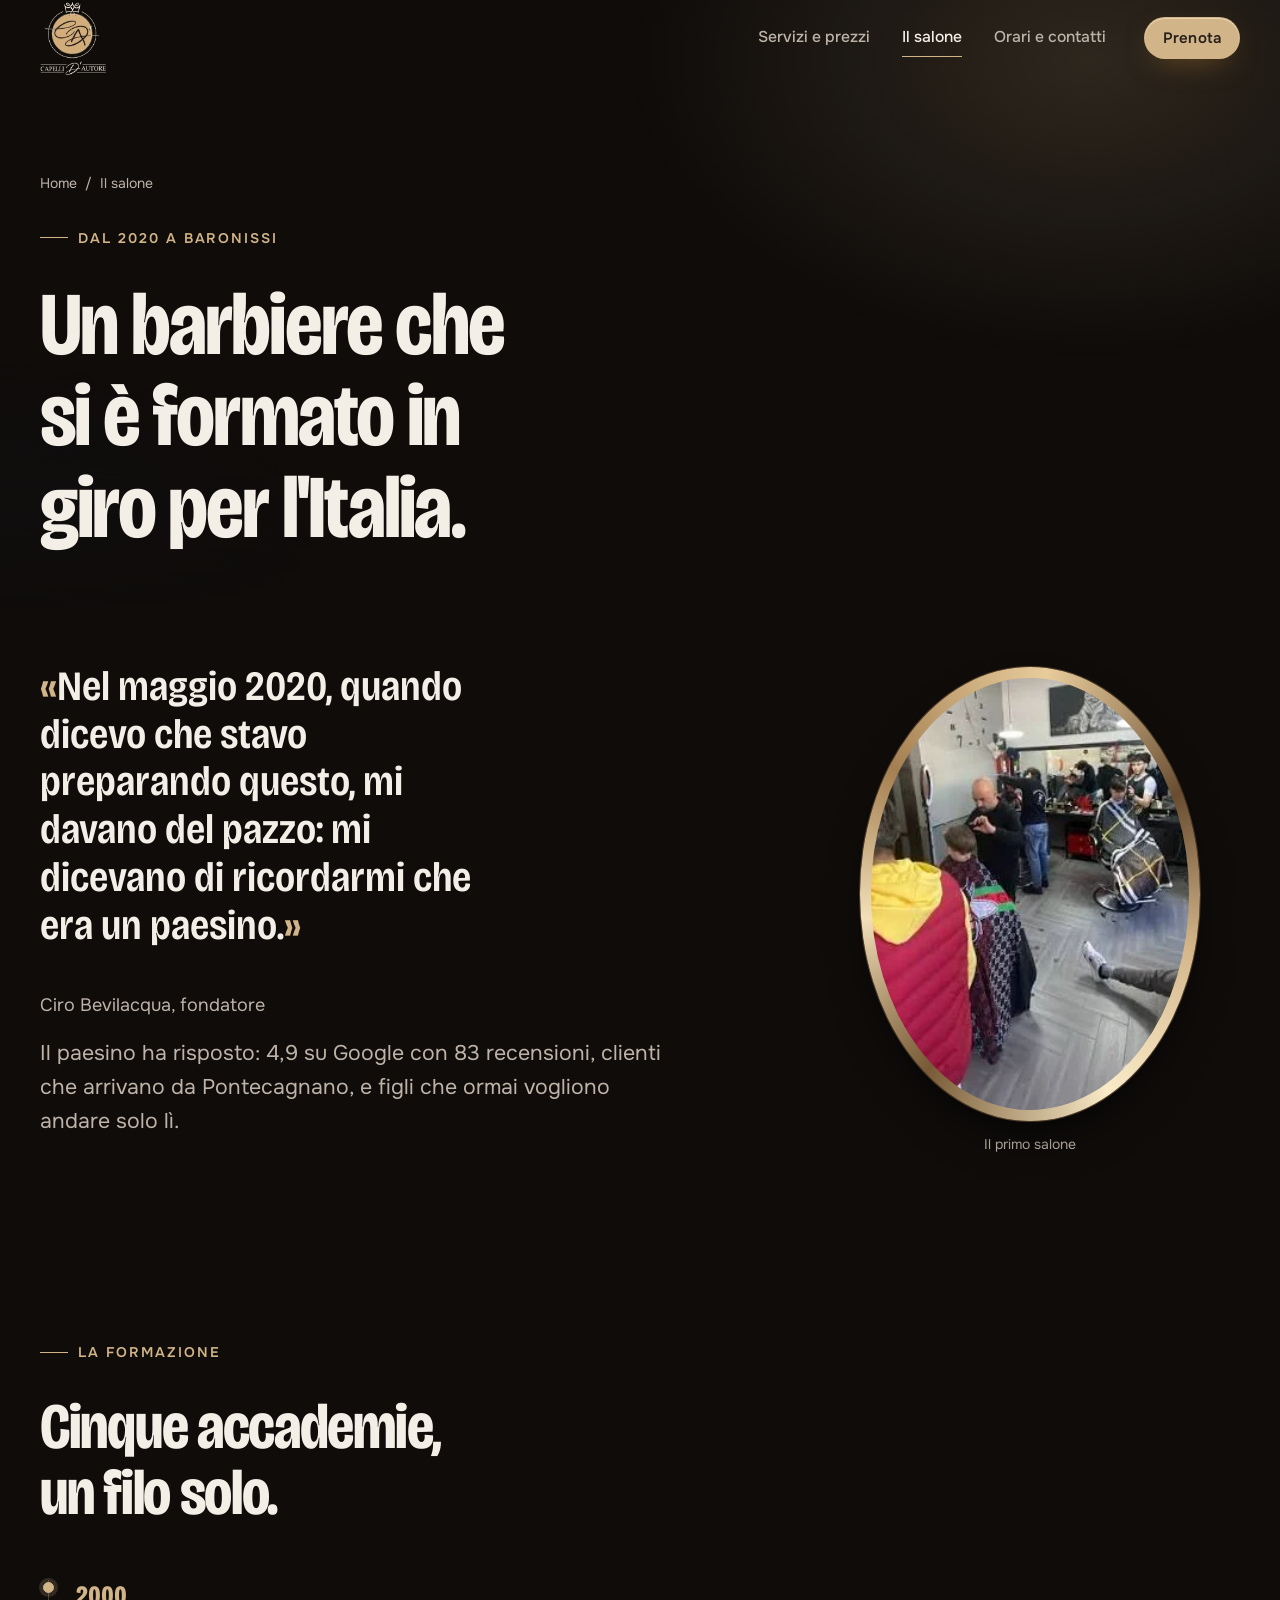
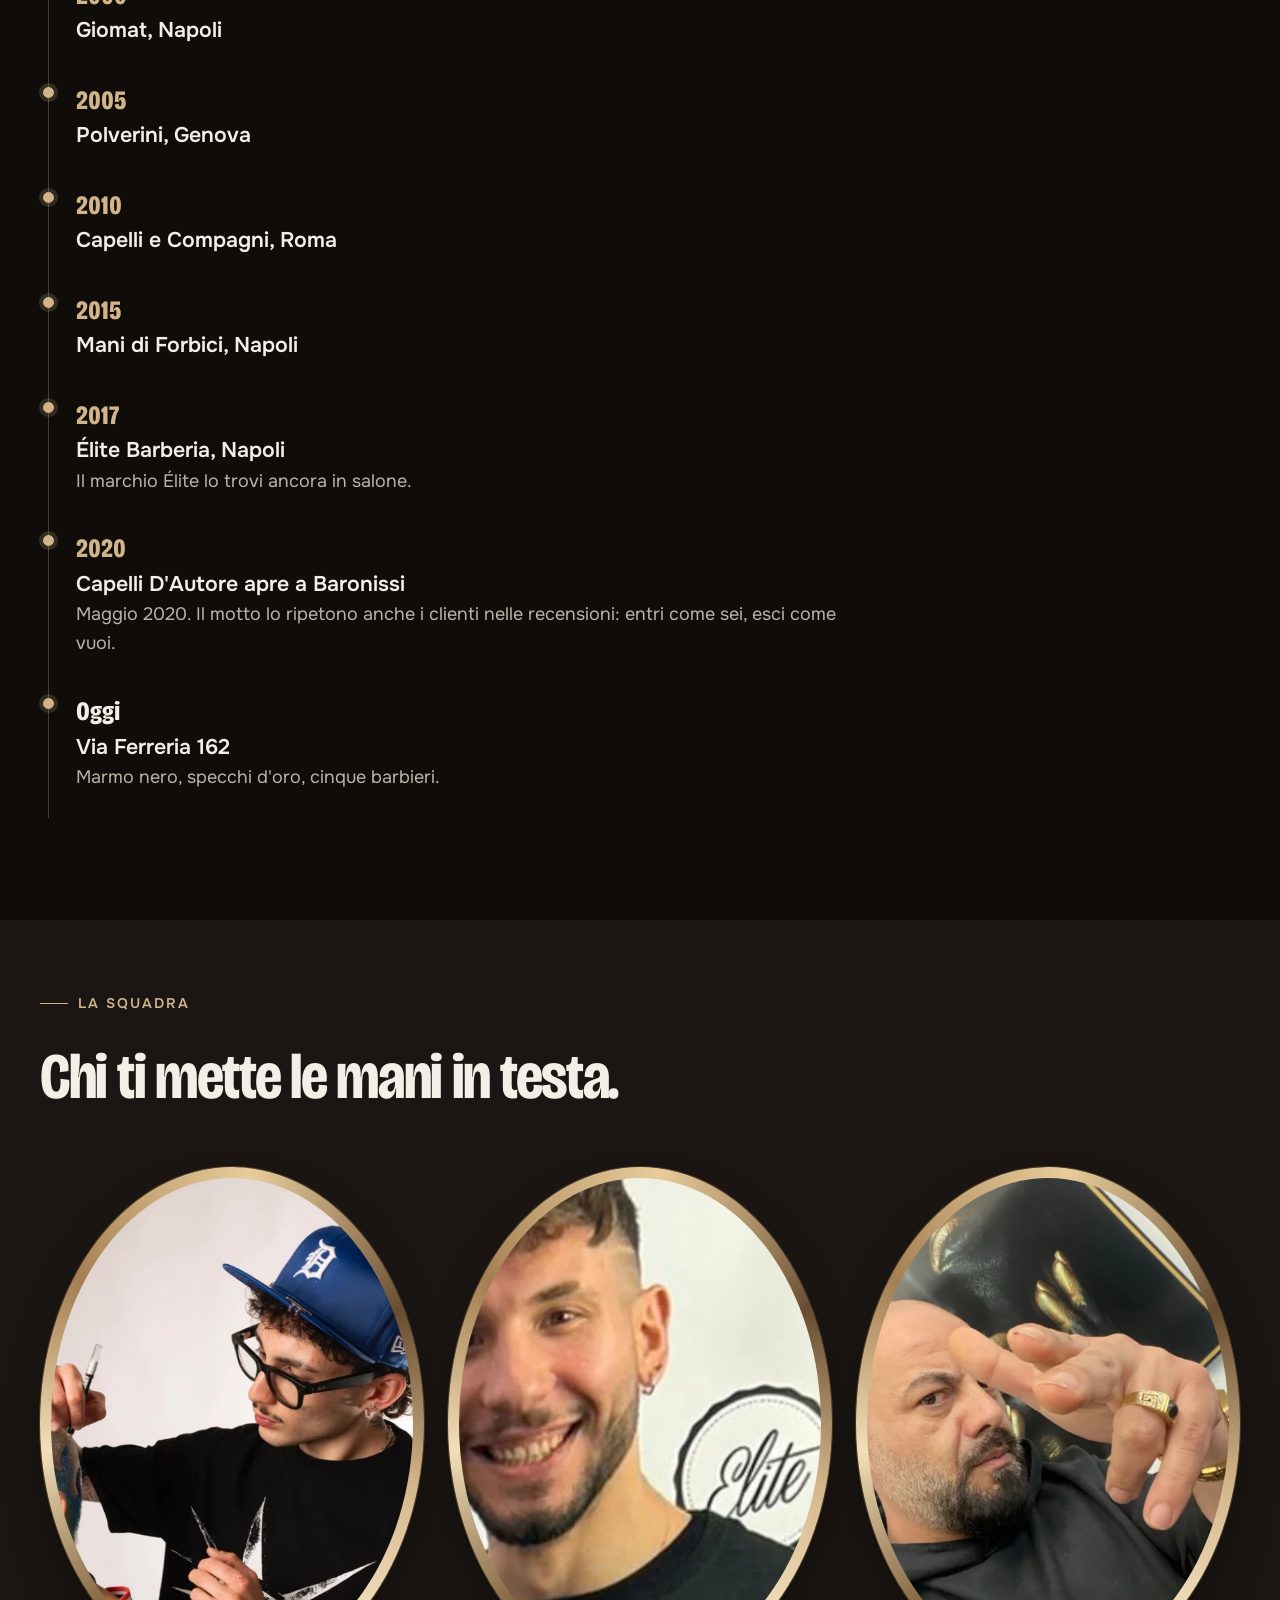
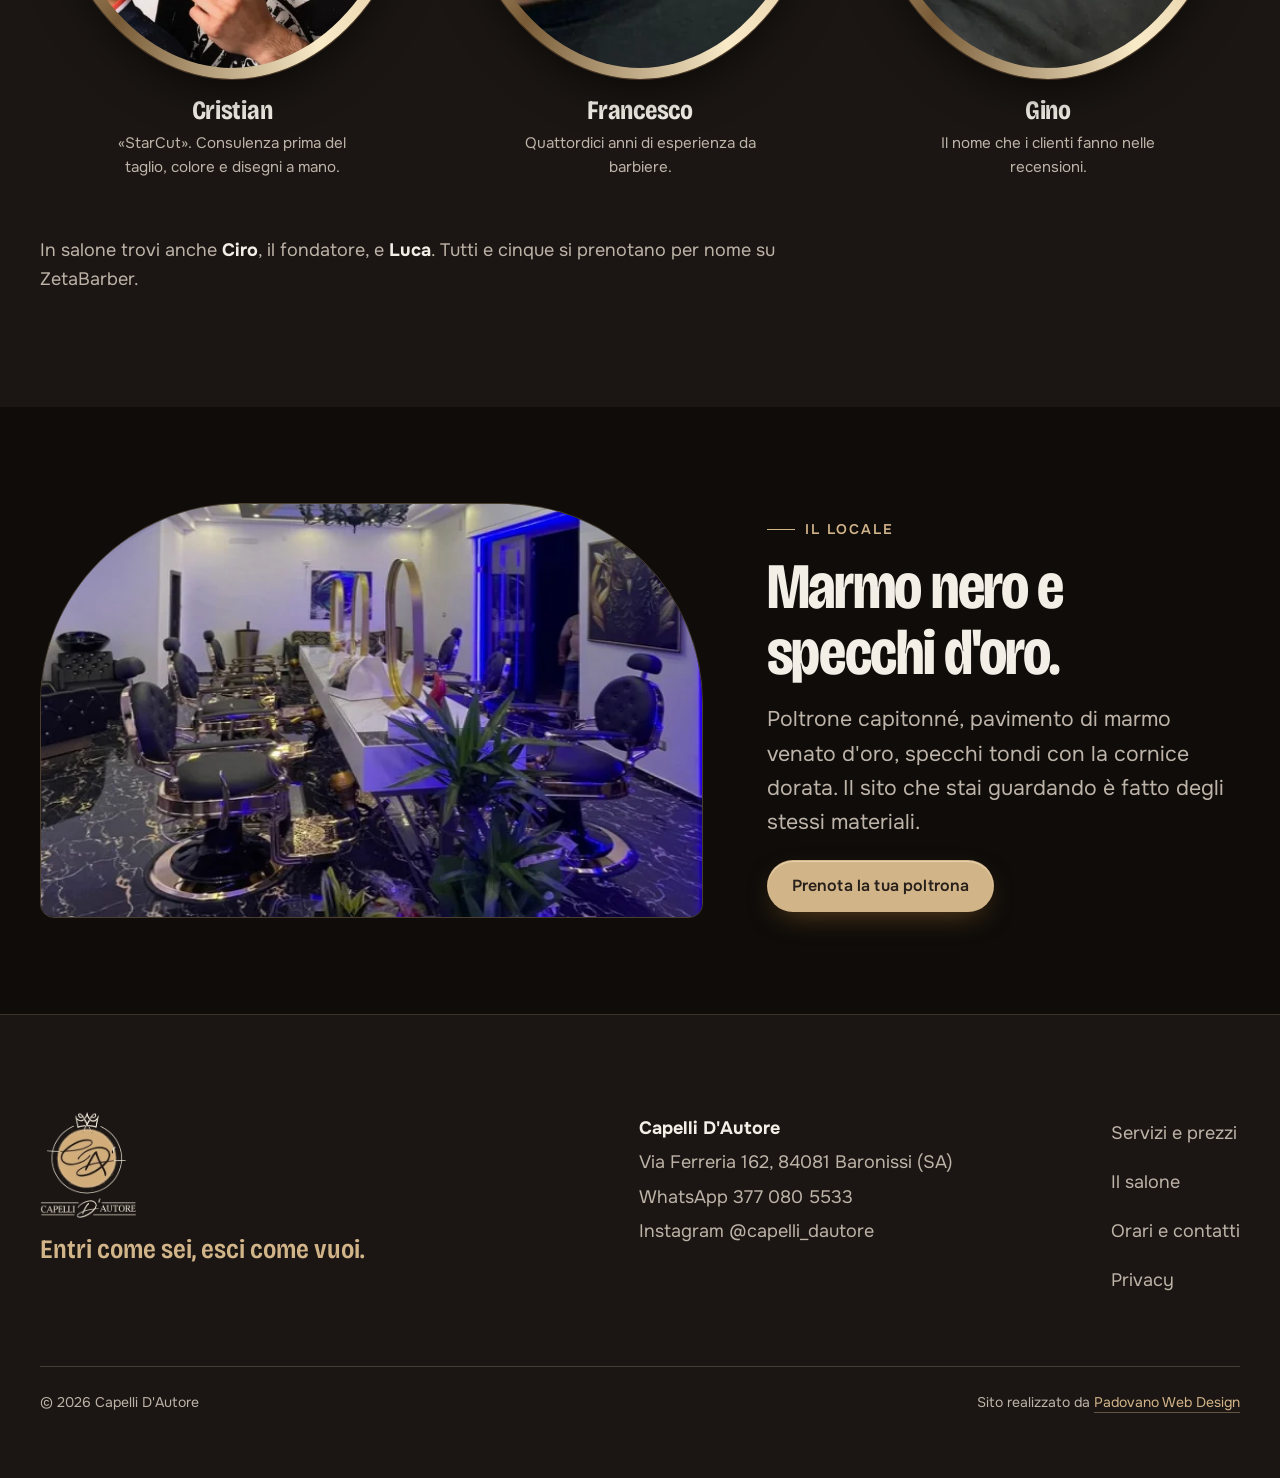
<file: salone.html>
<!doctype html>
<html lang="it">
<head>
  <meta charset="utf-8">
  <meta name="viewport" content="width=device-width, initial-scale=1, viewport-fit=cover">
  <title>Il salone e la squadra | Capelli D'Autore, barbiere a Baronissi</title>
  <meta name="description" content="Capelli D'Autore apre a Baronissi nel maggio 2020. Il fondatore Ciro Bevilacqua, cinque accademie tra Napoli, Genova e Roma, e la squadra di barbieri di Via Ferreria.">
  <link rel="canonical" href="https://chripav09-del.github.io/CapelliDAutore/salone.html">
  <meta name="robots" content="noindex, nofollow">
  <meta name="theme-color" content="#0F0C0A">
  <meta property="og:type" content="website">
  <meta property="og:locale" content="it_IT">
  <meta property="og:site_name" content="Capelli D'Autore">
  <meta property="og:title" content="Il salone e la squadra | Capelli D'Autore, barbiere a Baronissi">
  <meta property="og:description" content="Capelli D'Autore apre a Baronissi nel maggio 2020. Il fondatore Ciro Bevilacqua, cinque accademie tra Napoli, Genova e Roma, e la squadra di barbieri di Via Ferreria.">
  <meta property="og:url" content="https://chripav09-del.github.io/CapelliDAutore/salone.html">
  <meta property="og:image" content="https://chripav09-del.github.io/CapelliDAutore/img/og-image.jpg">
  <meta property="og:image:width" content="1200">
  <meta property="og:image:height" content="630">
  <meta property="og:image:alt" content="Logo Capelli D'Autore su marmo nero venato d'oro">
  <meta name="twitter:card" content="summary_large_image">
  <link rel="icon" href="favicon.ico" sizes="32x32">
  <link rel="icon" href="img/favicon-32.png" type="image/png" sizes="32x32">
  <link rel="apple-touch-icon" href="img/apple-touch-icon.png">
  <link rel="manifest" href="site.webmanifest">
  <link rel="preload" href="fonts/bricolage-latin.woff2" as="font" type="font/woff2" crossorigin>
  <link rel="preload" href="fonts/onest-latin.woff2" as="font" type="font/woff2" crossorigin>
  <script>document.documentElement.classList.add('js')</script>
  <link rel="stylesheet" href="css/base.css?v=2">
  <link rel="stylesheet" href="css/components.css?v=2">
  <link rel="stylesheet" href="css/pages.css?v=2">
  <script type="module" src="js/main.js?v=2"></script>
</head>
<body>
  <a class="salta" href="#contenuto">Vai al contenuto</a>

  <header class="testata" data-testata>
    <div class="testata__riga contenitore">
      <a class="medaglione" href="./" aria-label="Capelli D'Autore, torna alla home">
        <img src="img/logo-240.webp" width="215" height="240" alt="Logo Capelli D'Autore: corona, monogramma CD su disco oro">
      </a>
      <nav class="nav" aria-label="Principale">
        <ul class="nav__voci">
          <li><a href="servizi.html">Servizi e prezzi</a></li>
          <li><a href="salone.html" aria-current="page">Il salone</a></li>
          <li><a href="contatti.html">Orari e contatti</a></li>
        </ul>
      </nav>
      <a class="btn btn--oro btn--piccolo testata__prenota" href="https://zetabarber.it/barbiere/capelli-dautore/new-booking?salonId=319" target="_blank" rel="noopener">Prenota</a>
      <button class="testata__menu" type="button" aria-haspopup="dialog" aria-controls="foglio" data-apri-foglio>
        <span>Menu</span>
        <svg width="22" height="22" viewBox="0 0 22 22" aria-hidden="true"><path d="M3 8h16M3 14h11" stroke="currentColor" stroke-width="1.8" stroke-linecap="round"/></svg>
      </button>
    </div>
  </header>

  <div class="foglio" id="foglio" role="dialog" aria-modal="true" aria-label="Menu" hidden data-foglio>
    <div class="foglio__velo" data-chiudi-foglio></div>
    <div class="foglio__pannello" data-foglio-pannello>
      <div class="foglio__maniglia" aria-hidden="true"></div>
      <nav aria-label="Menu mobile">
        <ul class="foglio__voci">
          <li><a href="./"><span>01</span>Home</a></li>
          <li><a href="servizi.html"><span>02</span>Servizi e prezzi</a></li>
          <li><a href="salone.html" aria-current="page"><span>03</span>Il salone</a></li>
          <li><a href="contatti.html"><span>04</span>Orari e contatti</a></li>
        </ul>
      </nav>
      <div class="foglio__azioni">
        <a class="btn btn--oro" href="https://zetabarber.it/barbiere/capelli-dautore/new-booking?salonId=319" target="_blank" rel="noopener">Prenota su ZetaBarber</a>
        <a class="btn btn--vetro" href="https://wa.me/393770805533" target="_blank" rel="noopener">Scrivi su WhatsApp</a>
      </div>
      <button class="foglio__chiudi" type="button" data-chiudi-foglio>Chiudi</button>
    </div>
  </div>

  <main id="contenuto">
    <section class="testa-pagina" aria-labelledby="titolo-pagina">
      <div class="contenitore">
        <nav class="briciole" aria-label="Sei qui"><a href="./">Home</a><span aria-hidden="true">/</span><span>Il salone</span></nav>
        <p class="etichetta" data-rivela>Dal 2020 a Baronissi</p>
        <h1 id="titolo-pagina" data-rivela>Un barbiere che si è formato in giro per l'Italia.</h1>
      </div>
    </section>

    <section class="storia" aria-label="La storia">
      <div class="contenitore storia__griglia">
        <div>
          <blockquote class="citazione" data-rivela>
            <p>Nel maggio 2020, quando dicevo che stavo preparando questo, mi davano del pazzo: mi dicevano di ricordarmi che era un paesino.</p>
            <footer>Ciro Bevilacqua, fondatore</footer>
          </blockquote>
          <p class="promessa" data-rivela>Il paesino ha risposto: 4,9 su Google con 83 recensioni, clienti che arrivano da Pontecagnano, e figli che ormai vogliono andare solo lì.</p>
        </div>
        <figure class="storia__foto" data-rivela>
          <div class="ovale"><img src="img/salone-2020.webp" width="399" height="361" alt="Il primo salone pieno di clienti: un barbiere al lavoro su un bambino, altri clienti in attesa" loading="lazy"></div>
          <figcaption>Il primo salone</figcaption>
        </figure>
      </div>
    </section>

    <section class="filo" aria-labelledby="titolo-filo">
      <div class="contenitore">
        <p class="etichetta" data-rivela>La formazione</p>
        <h2 id="titolo-filo" data-rivela>Cinque accademie, un filo solo.</h2>
        <ol class="filo__linea" data-filo>
          <li class="tacca" data-rivela><span class="tacca__anno">2000</span><h3>Giomat, Napoli</h3></li>
          <li class="tacca" data-rivela><span class="tacca__anno">2005</span><h3>Polverini, Genova</h3></li>
          <li class="tacca" data-rivela><span class="tacca__anno">2010</span><h3>Capelli e Compagni, Roma</h3></li>
          <li class="tacca" data-rivela><span class="tacca__anno">2015</span><h3>Mani di Forbici, Napoli</h3></li>
          <li class="tacca" data-rivela><span class="tacca__anno">2017</span><h3>Élite Barberia, Napoli</h3><p>Il marchio Élite lo trovi ancora in salone.</p></li>
          <li class="tacca" data-rivela><span class="tacca__anno">2020</span><h3>Capelli D'Autore apre a Baronissi</h3><p>Maggio 2020. Il motto lo ripetono anche i clienti nelle recensioni: entri come sei, esci come vuoi.</p></li>
          <li class="tacca tacca--oggi" data-rivela><span class="tacca__anno">Oggi</span><h3>Via Ferreria 162</h3><p>Marmo nero, specchi d'oro, cinque barbieri.</p></li>
        </ol>
      </div>
    </section>

    <section class="squadra" aria-labelledby="titolo-squadra">
      <div class="contenitore">
        <p class="etichetta" data-rivela>La squadra</p>
        <h2 id="titolo-squadra" data-rivela>Chi ti mette le mani in testa.</h2>
      </div>
      <div class="carosello" data-carosello>
        <ul class="carosello__binario squadra__binario" data-binario tabindex="0" aria-label="I barbieri">
          <li class="barbiere" data-rivela>
            <div class="ovale"><img src="img/colore-cristian.webp" width="699" height="699" alt="Cristian con cappellino blu disegna una fiamma azzurra su una rasatura decolorata" loading="lazy"></div>
            <h3>Cristian</h3>
            <p>«StarCut». Consulenza prima del taglio, colore e disegni a mano.</p>
          </li>
          <li class="barbiere" data-rivela>
            <div class="ovale"><img src="img/francesco.webp" width="556" height="556" alt="Ritratto di Francesco, barbiere sorridente con barba corta, davanti al marchio Élite" loading="lazy"></div>
            <h3>Francesco</h3>
            <p>Quattordici anni di esperienza da barbiere.</p>
          </li>
          <li class="barbiere" data-rivela>
            <div class="ovale"><img src="img/gino.webp" width="702" height="702" alt="Ritratto di Gino, barbiere con la testa rasata e anelli d'oro" loading="lazy"></div>
            <h3>Gino</h3>
            <p>Il nome che i clienti fanno nelle recensioni.</p>
          </li>
        </ul>
        <div class="carosello__comandi contenitore">
          <button class="freccia" type="button" data-prec aria-label="Barbiere precedente"><svg width="20" height="20" viewBox="0 0 20 20" aria-hidden="true"><path d="M12 4 6 10l6 6" fill="none" stroke="currentColor" stroke-width="1.8" stroke-linecap="round" stroke-linejoin="round"/></svg></button>
          <button class="freccia" type="button" data-succ aria-label="Barbiere successivo"><svg width="20" height="20" viewBox="0 0 20 20" aria-hidden="true"><path d="m8 4 6 6-6 6" fill="none" stroke="currentColor" stroke-width="1.8" stroke-linecap="round" stroke-linejoin="round"/></svg></button>
        </div>
      </div>
      <div class="contenitore">
        <p class="anche" data-rivela>In salone trovi anche <strong>Ciro</strong>, il fondatore, e <strong>Luca</strong>. Tutti e cinque si prenotano per nome su ZetaBarber.</p>
      </div>
    </section>

    <section class="locale" aria-labelledby="titolo-locale">
      <div class="contenitore locale__griglia">
        <figure class="locale__grande" data-rivela>
          <img src="img/salone-oro.webp" width="708" height="398" alt="Il salone in Via Ferreria: poltrone nere capitonné, pavimento di marmo nero venato d'oro, specchi tondi con cornice dorata e luce blu" loading="lazy">
        </figure>
        <div>
          <p class="etichetta" data-rivela>Il locale</p>
          <h2 id="titolo-locale" data-rivela>Marmo nero e specchi d'oro.</h2>
          <p class="promessa" data-rivela>Poltrone capitonné, pavimento di marmo venato d'oro, specchi tondi con la cornice dorata. Il sito che stai guardando è fatto degli stessi materiali.</p>
          <a class="btn btn--oro" href="https://zetabarber.it/barbiere/capelli-dautore/new-booking?salonId=319" target="_blank" rel="noopener" data-rivela>Prenota la tua poltrona</a>
        </div>
      </div>
    </section>
  </main>

  <footer class="piede">
    <div class="contenitore piede__griglia">
      <div class="piede__marca">
        <img src="img/logo-240.webp" width="108" height="120" alt="Logo Capelli D'Autore" loading="lazy">
        <p>Entri come sei, esci come vuoi.</p>
      </div>
      <address class="piede__dati">
        <strong>Capelli D'Autore</strong><br>
        Via Ferreria 162, 84081 Baronissi (SA)<br>
        <a href="https://wa.me/393770805533" target="_blank" rel="noopener">WhatsApp 377 080 5533</a><br>
        <a href="https://www.instagram.com/capelli_dautore/" target="_blank" rel="noopener">Instagram @capelli_dautore</a>
      </address>
      <ul class="piede__link">
        <li><a href="servizi.html">Servizi e prezzi</a></li>
        <li><a href="salone.html">Il salone</a></li>
        <li><a href="contatti.html">Orari e contatti</a></li>
        <li><a href="privacy.html">Privacy</a></li>
      </ul>
    </div>
    <div class="contenitore piede__fondo">
      <p>© <span data-anno>2026</span> Capelli D'Autore</p>
      <p class="firma">Sito realizzato da <a href="https://padovanowebdesign.it" target="_blank" rel="noopener">Padovano Web Design</a></p>
    </div>
  </footer>

  <nav class="banco" aria-label="Azioni rapide" data-banco>
    <a href="https://zetabarber.it/barbiere/capelli-dautore/new-booking?salonId=319" target="_blank" rel="noopener" class="banco__primo">
      <svg width="20" height="20" viewBox="0 0 20 20" aria-hidden="true"><rect x="3" y="4" width="14" height="13" rx="2" fill="none" stroke="currentColor" stroke-width="1.6"/><path d="M3 8h14M7 2v4m6-4v4" stroke="currentColor" stroke-width="1.6" stroke-linecap="round"/></svg>
      Prenota
    </a>
    <a href="https://wa.me/393770805533" target="_blank" rel="noopener">
      <svg width="20" height="20" viewBox="0 0 20 20" aria-hidden="true"><path d="M10 2.5a7.5 7.5 0 0 0-6.4 11.4L2.5 17.5l3.7-1a7.5 7.5 0 1 0 3.8-14Z" fill="none" stroke="currentColor" stroke-width="1.6" stroke-linejoin="round"/></svg>
      WhatsApp
    </a>
    <a href="tel:+393770805533">
      <svg width="20" height="20" viewBox="0 0 20 20" aria-hidden="true"><path d="M5 2.5h3l1.5 4-2 1.2a9 9 0 0 0 4.8 4.8l1.2-2 4 1.5v3a2 2 0 0 1-2 2A14.5 14.5 0 0 1 3 4.5a2 2 0 0 1 2-2Z" fill="none" stroke="currentColor" stroke-width="1.6" stroke-linejoin="round"/></svg>
      Chiama
    </a>
  </nav>
</body>
</html>
</file>
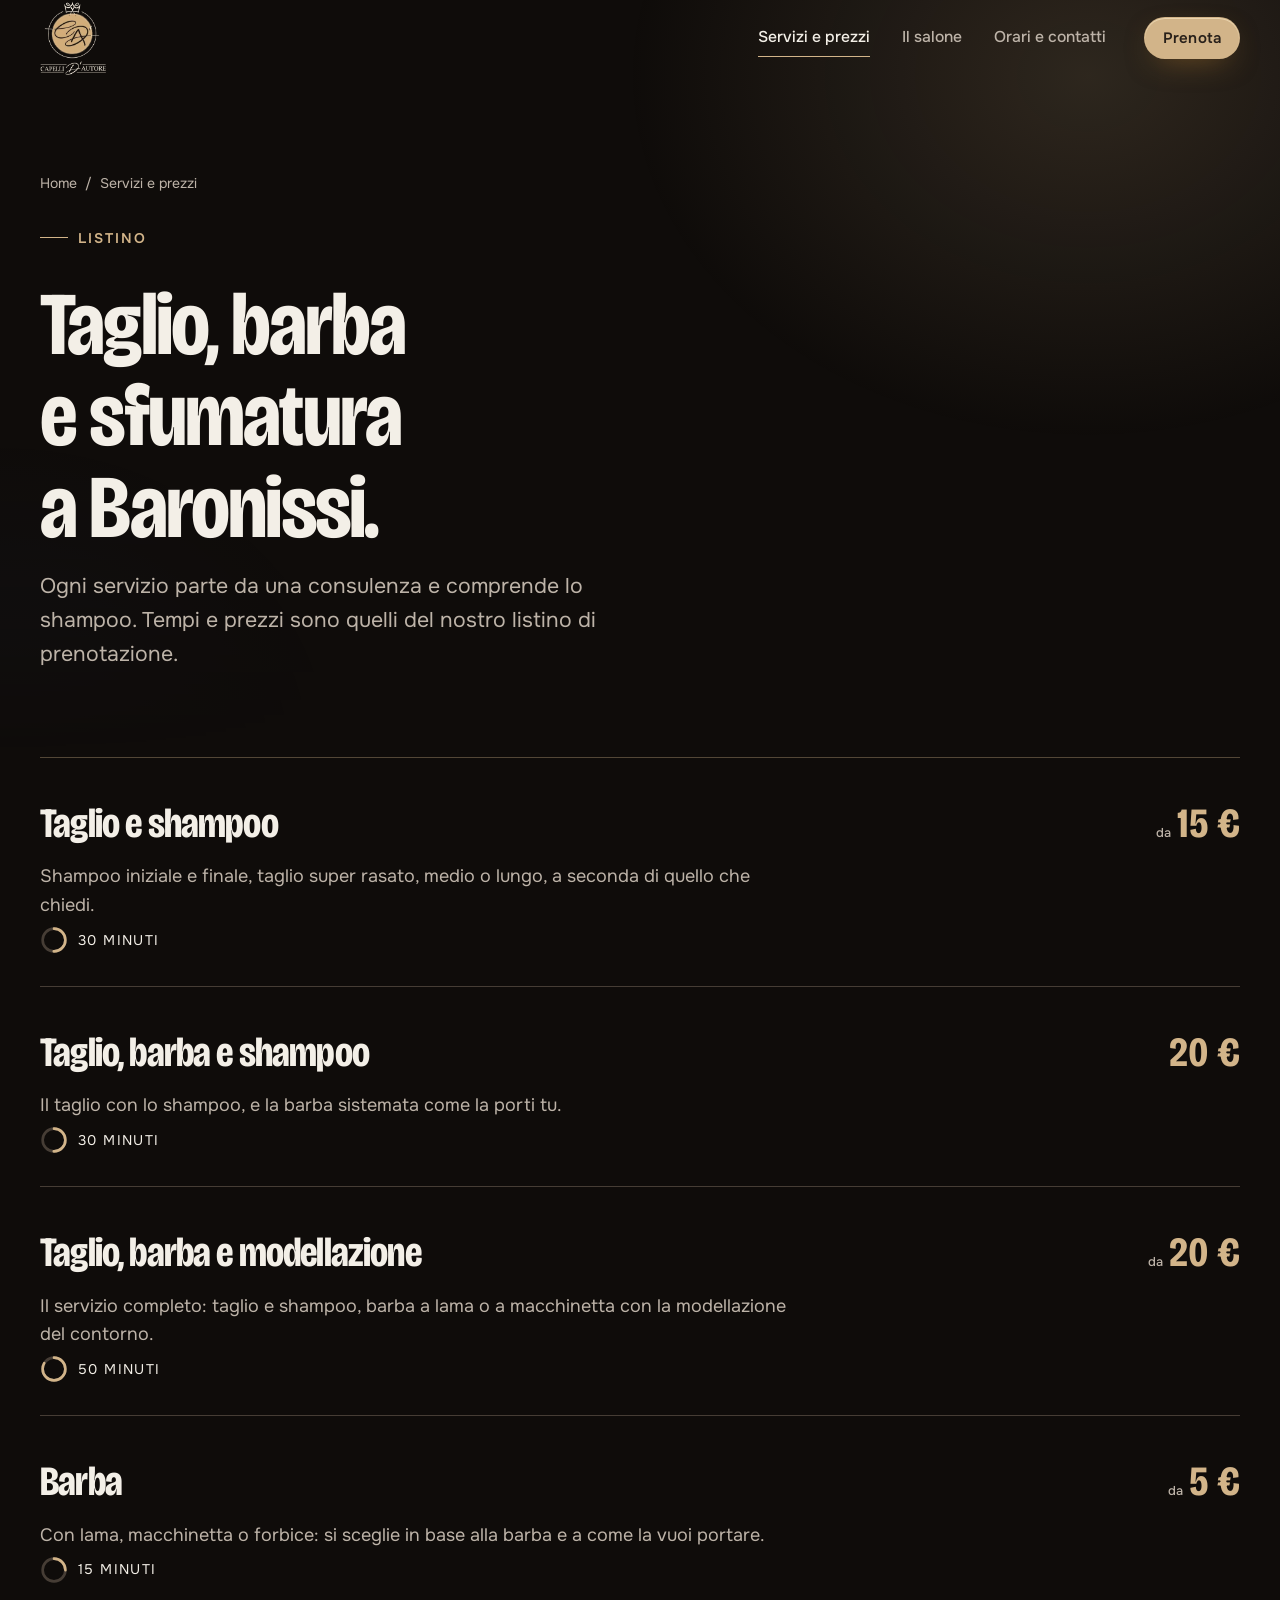
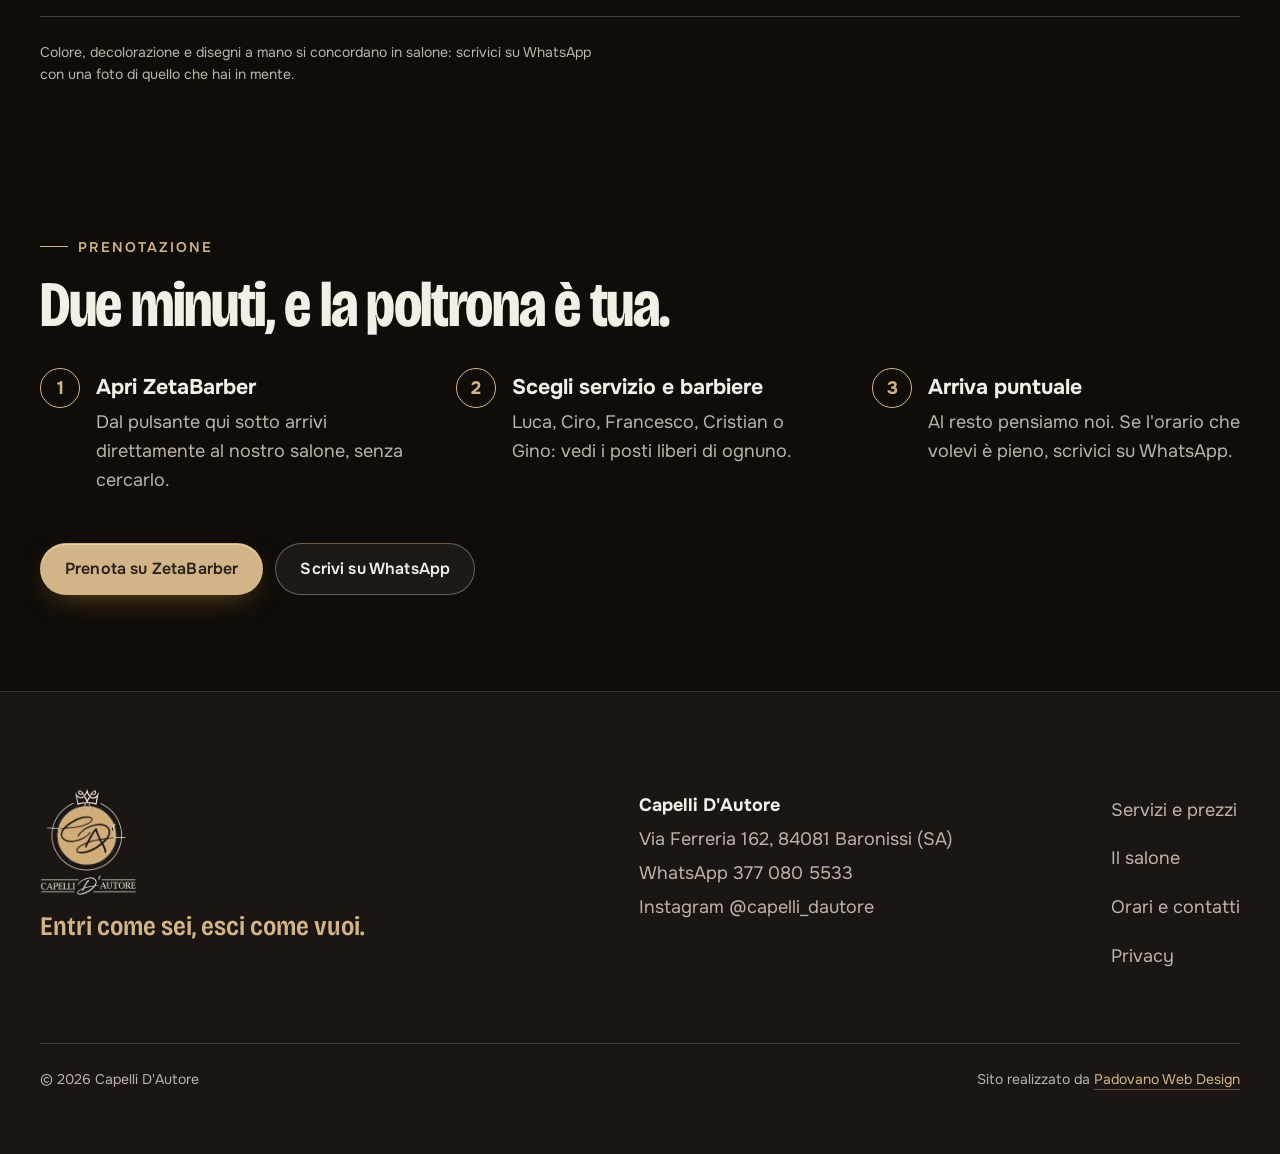
<file: servizi.html>
<!doctype html>
<html lang="it">
<head>
  <meta charset="utf-8">
  <meta name="viewport" content="width=device-width, initial-scale=1, viewport-fit=cover">
  <title>Taglio uomo e barba a Baronissi: servizi e prezzi | Capelli D'Autore</title>
  <meta name="description" content="Listino di Capelli D'Autore a Baronissi: taglio e shampoo da 15 €, taglio e barba, modellazione, barba da 5 €. Tempi di ogni servizio e prenotazione su ZetaBarber.">
  <link rel="canonical" href="https://chripav09-del.github.io/CapelliDAutore/servizi.html">
  <meta name="robots" content="noindex, nofollow">
  <meta name="theme-color" content="#0F0C0A">
  <meta property="og:type" content="website">
  <meta property="og:locale" content="it_IT">
  <meta property="og:site_name" content="Capelli D'Autore">
  <meta property="og:title" content="Taglio uomo e barba a Baronissi: servizi e prezzi | Capelli D'Autore">
  <meta property="og:description" content="Listino di Capelli D'Autore a Baronissi: taglio e shampoo da 15 €, taglio e barba, modellazione, barba da 5 €. Tempi di ogni servizio e prenotazione su ZetaBarber.">
  <meta property="og:url" content="https://chripav09-del.github.io/CapelliDAutore/servizi.html">
  <meta property="og:image" content="https://chripav09-del.github.io/CapelliDAutore/img/og-image.jpg">
  <meta property="og:image:width" content="1200">
  <meta property="og:image:height" content="630">
  <meta property="og:image:alt" content="Logo Capelli D'Autore su marmo nero venato d'oro">
  <meta name="twitter:card" content="summary_large_image">
  <link rel="icon" href="favicon.ico" sizes="32x32">
  <link rel="icon" href="img/favicon-32.png" type="image/png" sizes="32x32">
  <link rel="apple-touch-icon" href="img/apple-touch-icon.png">
  <link rel="manifest" href="site.webmanifest">
  <link rel="preload" href="fonts/bricolage-latin.woff2" as="font" type="font/woff2" crossorigin>
  <link rel="preload" href="fonts/onest-latin.woff2" as="font" type="font/woff2" crossorigin>
  <script>document.documentElement.classList.add('js')</script>
  <link rel="stylesheet" href="css/base.css?v=2">
  <link rel="stylesheet" href="css/components.css?v=2">
  <link rel="stylesheet" href="css/pages.css?v=2">
  <script type="module" src="js/main.js?v=2"></script>
</head>
<body>
  <a class="salta" href="#contenuto">Vai al contenuto</a>

  <header class="testata" data-testata>
    <div class="testata__riga contenitore">
      <a class="medaglione" href="./" aria-label="Capelli D'Autore, torna alla home">
        <img src="img/logo-240.webp" width="215" height="240" alt="Logo Capelli D'Autore: corona, monogramma CD su disco oro">
      </a>
      <nav class="nav" aria-label="Principale">
        <ul class="nav__voci">
          <li><a href="servizi.html" aria-current="page">Servizi e prezzi</a></li>
          <li><a href="salone.html">Il salone</a></li>
          <li><a href="contatti.html">Orari e contatti</a></li>
        </ul>
      </nav>
      <a class="btn btn--oro btn--piccolo testata__prenota" href="https://zetabarber.it/barbiere/capelli-dautore/new-booking?salonId=319" target="_blank" rel="noopener">Prenota</a>
      <button class="testata__menu" type="button" aria-haspopup="dialog" aria-controls="foglio" data-apri-foglio>
        <span>Menu</span>
        <svg width="22" height="22" viewBox="0 0 22 22" aria-hidden="true"><path d="M3 8h16M3 14h11" stroke="currentColor" stroke-width="1.8" stroke-linecap="round"/></svg>
      </button>
    </div>
  </header>

  <div class="foglio" id="foglio" role="dialog" aria-modal="true" aria-label="Menu" hidden data-foglio>
    <div class="foglio__velo" data-chiudi-foglio></div>
    <div class="foglio__pannello" data-foglio-pannello>
      <div class="foglio__maniglia" aria-hidden="true"></div>
      <nav aria-label="Menu mobile">
        <ul class="foglio__voci">
          <li><a href="./"><span>01</span>Home</a></li>
          <li><a href="servizi.html" aria-current="page"><span>02</span>Servizi e prezzi</a></li>
          <li><a href="salone.html"><span>03</span>Il salone</a></li>
          <li><a href="contatti.html"><span>04</span>Orari e contatti</a></li>
        </ul>
      </nav>
      <div class="foglio__azioni">
        <a class="btn btn--oro" href="https://zetabarber.it/barbiere/capelli-dautore/new-booking?salonId=319" target="_blank" rel="noopener">Prenota su ZetaBarber</a>
        <a class="btn btn--vetro" href="https://wa.me/393770805533" target="_blank" rel="noopener">Scrivi su WhatsApp</a>
      </div>
      <button class="foglio__chiudi" type="button" data-chiudi-foglio>Chiudi</button>
    </div>
  </div>

  <main id="contenuto">
    <section class="testa-pagina" aria-labelledby="titolo-pagina">
      <div class="contenitore">
        <nav class="briciole" aria-label="Sei qui"><a href="./">Home</a><span aria-hidden="true">/</span><span>Servizi e prezzi</span></nav>
        <p class="etichetta" data-rivela>Listino</p>
        <h1 id="titolo-pagina" data-rivela>Taglio, barba e sfumatura a Baronissi.</h1>
        <p class="promessa" data-rivela>Ogni servizio parte da una consulenza e comprende lo shampoo. Tempi e prezzi sono quelli del nostro listino di prenotazione.</p>
      </div>
    </section>

    <section class="listino" aria-label="Servizi e prezzi">
      <div class="contenitore">
        <ul class="listino__voci">
          <li class="voce" data-rivela>
            <h2>Taglio e shampoo</h2>
            <p class="voce__prezzo"><small>da</small>15 €</p>
            <p>Shampoo iniziale e finale, taglio super rasato, medio o lungo, a seconda di quello che chiedi.</p>
            <p class="voce__tempo"><svg class="ghiera" viewBox="0 0 64 64" aria-hidden="true"><circle cx="32" cy="32" r="26"/><circle class="ghiera__pieno" cx="32" cy="32" r="26" style="--quota:.5"/></svg>30 minuti</p>
          </li>
          <li class="voce" data-rivela>
            <h2>Taglio, barba e shampoo</h2>
            <p class="voce__prezzo">20 €</p>
            <p>Il taglio con lo shampoo, e la barba sistemata come la porti tu.</p>
            <p class="voce__tempo"><svg class="ghiera" viewBox="0 0 64 64" aria-hidden="true"><circle cx="32" cy="32" r="26"/><circle class="ghiera__pieno" cx="32" cy="32" r="26" style="--quota:.5"/></svg>30 minuti</p>
          </li>
          <li class="voce" data-rivela>
            <h2>Taglio, barba e modellazione</h2>
            <p class="voce__prezzo"><small>da</small>20 €</p>
            <p>Il servizio completo: taglio e shampoo, barba a lama o a macchinetta con la modellazione del contorno.</p>
            <p class="voce__tempo"><svg class="ghiera" viewBox="0 0 64 64" aria-hidden="true"><circle cx="32" cy="32" r="26"/><circle class="ghiera__pieno" cx="32" cy="32" r="26" style="--quota:.83"/></svg>50 minuti</p>
          </li>
          <li class="voce" data-rivela>
            <h2>Barba</h2>
            <p class="voce__prezzo"><small>da</small>5 €</p>
            <p>Con lama, macchinetta o forbice: si sceglie in base alla barba e a come la vuoi portare.</p>
            <p class="voce__tempo"><svg class="ghiera" viewBox="0 0 64 64" aria-hidden="true"><circle cx="32" cy="32" r="26"/><circle class="ghiera__pieno" cx="32" cy="32" r="26" style="--quota:.25"/></svg>15 minuti</p>
          </li>
        </ul>
        <p class="nota">Colore, decolorazione e disegni a mano si concordano in salone: scrivici su WhatsApp con una foto di quello che hai in mente.</p>
      </div>
    </section>

    <section class="come-prenoti" aria-labelledby="titolo-prenoti">
      <div class="contenitore">
        <p class="etichetta" data-rivela>Prenotazione</p>
        <h2 id="titolo-prenoti" data-rivela>Due minuti, e la poltrona è tua.</h2>
        <ol class="passi">
          <li data-rivela><strong>Apri ZetaBarber</strong><p>Dal pulsante qui sotto arrivi direttamente al nostro salone, senza cercarlo.</p></li>
          <li data-rivela><strong>Scegli servizio e barbiere</strong><p>Luca, Ciro, Francesco, Cristian o Gino: vedi i posti liberi di ognuno.</p></li>
          <li data-rivela><strong>Arriva puntuale</strong><p>Al resto pensiamo noi. Se l'orario che volevi è pieno, scrivici su WhatsApp.</p></li>
        </ol>
        <div class="apertura__cta" style="margin-top: var(--s-6)" data-rivela>
          <a class="btn btn--oro" href="https://zetabarber.it/barbiere/capelli-dautore/new-booking?salonId=319" target="_blank" rel="noopener">Prenota su ZetaBarber</a>
          <a class="btn btn--vetro" href="https://wa.me/393770805533?text=Ciao%2C%20vorrei%20un%20appuntamento" target="_blank" rel="noopener">Scrivi su WhatsApp</a>
        </div>
      </div>
    </section>
  </main>

  <footer class="piede">
    <div class="contenitore piede__griglia">
      <div class="piede__marca">
        <img src="img/logo-240.webp" width="108" height="120" alt="Logo Capelli D'Autore" loading="lazy">
        <p>Entri come sei, esci come vuoi.</p>
      </div>
      <address class="piede__dati">
        <strong>Capelli D'Autore</strong><br>
        Via Ferreria 162, 84081 Baronissi (SA)<br>
        <a href="https://wa.me/393770805533" target="_blank" rel="noopener">WhatsApp 377 080 5533</a><br>
        <a href="https://www.instagram.com/capelli_dautore/" target="_blank" rel="noopener">Instagram @capelli_dautore</a>
      </address>
      <ul class="piede__link">
        <li><a href="servizi.html">Servizi e prezzi</a></li>
        <li><a href="salone.html">Il salone</a></li>
        <li><a href="contatti.html">Orari e contatti</a></li>
        <li><a href="privacy.html">Privacy</a></li>
      </ul>
    </div>
    <div class="contenitore piede__fondo">
      <p>© <span data-anno>2026</span> Capelli D'Autore</p>
      <p class="firma">Sito realizzato da <a href="https://padovanowebdesign.it" target="_blank" rel="noopener">Padovano Web Design</a></p>
    </div>
  </footer>

  <nav class="banco" aria-label="Azioni rapide" data-banco>
    <a href="https://zetabarber.it/barbiere/capelli-dautore/new-booking?salonId=319" target="_blank" rel="noopener" class="banco__primo">
      <svg width="20" height="20" viewBox="0 0 20 20" aria-hidden="true"><rect x="3" y="4" width="14" height="13" rx="2" fill="none" stroke="currentColor" stroke-width="1.6"/><path d="M3 8h14M7 2v4m6-4v4" stroke="currentColor" stroke-width="1.6" stroke-linecap="round"/></svg>
      Prenota
    </a>
    <a href="https://wa.me/393770805533" target="_blank" rel="noopener">
      <svg width="20" height="20" viewBox="0 0 20 20" aria-hidden="true"><path d="M10 2.5a7.5 7.5 0 0 0-6.4 11.4L2.5 17.5l3.7-1a7.5 7.5 0 1 0 3.8-14Z" fill="none" stroke="currentColor" stroke-width="1.6" stroke-linejoin="round"/></svg>
      WhatsApp
    </a>
    <a href="tel:+393770805533">
      <svg width="20" height="20" viewBox="0 0 20 20" aria-hidden="true"><path d="M5 2.5h3l1.5 4-2 1.2a9 9 0 0 0 4.8 4.8l1.2-2 4 1.5v3a2 2 0 0 1-2 2A14.5 14.5 0 0 1 3 4.5a2 2 0 0 1 2-2Z" fill="none" stroke="currentColor" stroke-width="1.6" stroke-linejoin="round"/></svg>
      Chiama
    </a>
  </nav>
</body>
</html>
</file>
<file: css/base.css>
/* Capelli D'Autore — token, reset, tipografia */

@font-face {
  font-family: "Bricolage Grotesque";
  src: url("../fonts/bricolage-latin.woff2") format("woff2");
  font-weight: 400 800;
  font-stretch: 75% 100%;
  font-display: swap;
  unicode-range: U+0000-00FF, U+0131, U+0152-0153, U+02BB-02BC, U+02C6, U+02DA, U+02DC, U+0304, U+0308, U+0329, U+2000-206F, U+20AC, U+2122, U+2191, U+2193, U+2212, U+2215, U+FEFF, U+FFFD;
}
@font-face {
  font-family: "Onest";
  src: url("../fonts/onest-latin.woff2") format("woff2");
  font-weight: 400 700;
  font-display: swap;
  unicode-range: U+0000-00FF, U+0131, U+0152-0153, U+02BB-02BC, U+02C6, U+02DA, U+02DC, U+0304, U+0308, U+0329, U+2000-206F, U+20AC, U+2122, U+2191, U+2193, U+2212, U+2215, U+FEFF, U+FFFD;
}

:root {
  color-scheme: dark;

  /* marmo nero del pavimento */
  --marmo: hsl(24 20% 5%);
  --marmo-2: hsl(24 16% 9%);
  --marmo-3: hsl(26 14% 14%);
  /* testo */
  --avorio: hsl(38 35% 93%);
  --fumo: hsl(32 14% 70%);
  /* oro del logo e delle cornici */
  --oro: hsl(35 45% 68%);
  --oro-viva: hsl(38 62% 76%);
  --oro-scuro: hsl(33 34% 48%);
  --inchiostro: hsl(26 22% 13%);
  /* la luce blu del salone: solo focus e "aperto ora" */
  --led: hsl(228 95% 68%);
  --filo: hsl(30 14% 24%);
  --errore: hsl(4 78% 70%);
  --ok: hsl(140 40% 62%);

  --cornice: conic-gradient(from 210deg,
      hsl(33 38% 34%), hsl(40 70% 84%), hsl(33 34% 48%), hsl(38 62% 76%),
      hsl(30 36% 30%), hsl(35 45% 68%), hsl(42 80% 88%), hsl(33 38% 34%));

  --f-display: "Bricolage Grotesque", "Arial Narrow", system-ui, sans-serif;
  --f-testo: "Onest", system-ui, -apple-system, "Segoe UI", sans-serif;

  /* scala 1.25 */
  --t-xs: 0.875rem;
  --t-s: 1rem;
  --t-m: 1.0625rem;
  --t-l: clamp(1.25rem, 1.1rem + 0.6vw, 1.33rem);
  --t-xl: clamp(1.5rem, 1.25rem + 1vw, 1.66rem);
  --t-2xl: clamp(1.9rem, 1.5rem + 1.8vw, 2.6rem);
  --t-3xl: clamp(2.4rem, 1.7rem + 3.2vw, 4.05rem);
  --t-4xl: clamp(2.9rem, 1.9rem + 5vw, 5.6rem);

  --s-1: 8px; --s-2: 16px; --s-3: 24px; --s-4: 32px; --s-6: 48px; --s-8: 64px; --s-12: 96px;
  --gutter: clamp(16px, 4vw, 40px);
  --largo: 1200px;

  --entra: cubic-bezier(0.16, 1, 0.3, 1);
  --stato: cubic-bezier(0.4, 0, 0.2, 1);
  --r: 14px;
}

*, *::before, *::after { box-sizing: border-box; }
html { -webkit-text-size-adjust: 100%; scroll-behavior: smooth; }
body {
  margin: 0;
  background: var(--marmo);
  color: var(--avorio);
  font-family: var(--f-testo);
  font-size: var(--t-m);
  line-height: 1.6;
  -webkit-font-smoothing: antialiased;
  text-rendering: optimizeLegibility;
  overflow-x: clip;
}
@media (min-width: 900px) { body { font-size: 1.125rem; } }

img, svg, canvas { display: block; max-width: 100%; }
img { height: auto; }
a { color: inherit; }
button, input, select, textarea { font: inherit; color: inherit; }
button { cursor: pointer; }
p { margin: 0 0 1em; max-width: 64ch; }
ul, ol { padding: 0; margin: 0; list-style: none; }

h1, h2, h3, .display {
  font-family: var(--f-display);
  font-weight: 700;
  font-stretch: 82%;
  font-variation-settings: "opsz" 96;
  line-height: 1.02;
  letter-spacing: -0.02em;
  margin: 0;
  text-wrap: balance;
}
h2 { font-size: var(--t-3xl); }
h3 { font-size: var(--t-xl); font-variation-settings: "opsz" 32; line-height: 1.15; letter-spacing: -0.01em; }

.etichetta {
  display: inline-flex; align-items: center; gap: 10px;
  font-size: var(--t-xs); font-weight: 600;
  letter-spacing: 0.14em; text-transform: uppercase;
  color: var(--oro);
}
.etichetta::before { content: ""; width: 28px; height: 1px; background: currentColor; }

.promessa { font-size: var(--t-l); color: var(--fumo); max-width: 46ch; margin-top: var(--s-2); }

:focus-visible { outline: 3px solid var(--led); outline-offset: 3px; border-radius: 6px; }

.salta {
  position: absolute; left: 12px; top: -60px; z-index: 100;
  background: var(--oro); color: var(--inchiostro); padding: 10px 16px; border-radius: 8px;
  font-weight: 600; text-decoration: none; transition: top .2s var(--stato);
}
.salta:focus { top: 12px; }

.sr { position: absolute !important; width: 1px; height: 1px; overflow: hidden; clip: rect(0 0 0 0); white-space: nowrap; }

.contenitore { width: min(100% - 2 * var(--gutter), var(--largo)); margin-inline: auto; }

::selection { background: var(--oro); color: var(--inchiostro); }

@media (prefers-reduced-motion: reduce) {
  html { scroll-behavior: auto; }
  *, *::before, *::after { animation-duration: .001ms !important; animation-iteration-count: 1 !important; transition-duration: .001ms !important; }
}
</file>
<file: css/components.css>
/* Capelli D'Autore — componenti condivisi */

/* ---------- bottoni ---------- */
.btn {
  --sfondo: transparent;
  display: inline-flex; align-items: center; justify-content: center; gap: 10px;
  min-height: 52px; padding: 0 24px;
  border-radius: 999px; border: 1px solid transparent;
  background: var(--sfondo);
  font-weight: 600; font-size: 1rem; letter-spacing: 0.01em;
  text-decoration: none; white-space: nowrap;
  transition: background-color .2s var(--stato), color .2s var(--stato), border-color .2s var(--stato), transform .1s var(--stato), box-shadow .25s var(--stato);
  -webkit-tap-highlight-color: transparent;
}
.btn:active { transform: scale(.97); }
.btn svg { transition: transform .2s var(--stato); }
.btn:hover svg { transform: translateX(3px); }

.btn--oro {
  --sfondo: var(--oro); color: var(--inchiostro);
  box-shadow: 0 1px 0 hsl(42 80% 88% / .6) inset, 0 10px 30px -12px hsl(35 60% 50% / .55);
}
.btn--oro:hover { --sfondo: var(--oro-viva); box-shadow: 0 1px 0 hsl(42 80% 92% / .7) inset, 0 14px 36px -12px hsl(35 70% 55% / .7); }
.btn--oro:active { --sfondo: var(--oro-scuro); color: var(--avorio); }

.btn--vetro {
  --sfondo: hsl(38 35% 93% / .06); color: var(--avorio);
  border-color: hsl(35 45% 68% / .45);
  backdrop-filter: blur(12px); -webkit-backdrop-filter: blur(12px);
}
.btn--vetro:hover { --sfondo: hsl(35 45% 68% / .14); border-color: var(--oro); }
.btn--vetro:active { --sfondo: hsl(35 45% 68% / .22); }

.btn--inchiostro { --sfondo: var(--inchiostro); color: var(--oro-viva); }
.btn--inchiostro:hover { --sfondo: hsl(26 22% 8%); color: var(--avorio); }
.btn--inchiostro:focus-visible { outline-color: var(--inchiostro); }

.btn--piccolo { min-height: 42px; padding: 0 18px; font-size: .9375rem; }

.link-freccia {
  display: inline-flex; gap: 8px; align-items: center;
  color: var(--oro); font-weight: 600; text-decoration: none;
  padding-block: 10px; border-bottom: 1px solid hsl(35 45% 68% / .35);
  transition: color .2s var(--stato), border-color .2s var(--stato), gap .2s var(--stato);
}
.link-freccia:hover { color: var(--oro-viva); border-color: var(--oro-viva); gap: 12px; }

/* ---------- testata ---------- */
.testata {
  position: fixed; inset: 0 0 auto; z-index: 40;
  padding-top: env(safe-area-inset-top);
  transition: background-color .3s var(--stato), backdrop-filter .3s var(--stato), transform .35s var(--entra), box-shadow .3s var(--stato);
}
.testata.solida {
  background: hsl(24 20% 5% / .78);
  backdrop-filter: blur(14px) saturate(140%); -webkit-backdrop-filter: blur(14px) saturate(140%);
  box-shadow: 0 1px 0 hsl(35 45% 68% / .14);
}
.testata.nascosta { transform: translateY(-100%); }
.testata__riga { display: flex; align-items: center; gap: var(--s-3); min-height: 76px; }
.medaglione { display: block; width: 58px; flex: none; border-radius: 12px; transition: transform .25s var(--entra); }
.medaglione:hover { transform: rotate(-4deg) scale(1.04); }
.medaglione img { width: 100%; height: auto; }
.nav { margin-left: auto; display: none; }
.nav__voci { display: flex; gap: 4px; }
.nav__voci a {
  position: relative; display: block; padding: 10px 14px;
  text-decoration: none; font-weight: 500; font-size: .98rem; color: var(--fumo);
  transition: color .2s var(--stato);
}
.nav__voci a::after {
  content: ""; position: absolute; left: 14px; right: 14px; bottom: 4px; height: 1px;
  background: var(--oro); transform: scaleX(0); transform-origin: left; transition: transform .3s var(--entra);
}
.nav__voci a:hover, .nav__voci a[aria-current="page"] { color: var(--avorio); }
.nav__voci a:hover::after, .nav__voci a[aria-current="page"]::after { transform: scaleX(1); }
.testata__prenota { display: none; }
.testata__menu {
  margin-left: auto; display: inline-flex; align-items: center; gap: 10px;
  min-height: 44px; padding: 0 16px; border-radius: 999px;
  background: hsl(38 35% 93% / .06); border: 1px solid hsl(35 45% 68% / .35);
  font-weight: 600; font-size: .95rem;
  transition: background-color .2s var(--stato), transform .1s var(--stato);
}
.testata__menu:hover { background: hsl(35 45% 68% / .14); }
.testata__menu:active { transform: scale(.97); }
@media (min-width: 900px) {
  .nav { display: block; }
  .testata__prenota { display: inline-flex; }
  .testata__menu { display: none; }
  .medaglione { width: 66px; }
}

/* ---------- foglio (menu mobile dal basso) ---------- */
.foglio { position: fixed; inset: 0; z-index: 60; }
.foglio[hidden] { display: none; }
.foglio__velo { position: absolute; inset: 0; background: hsl(24 30% 3% / .6); opacity: 0; transition: opacity .3s var(--stato); }
.foglio__pannello {
  position: absolute; inset: auto 0 0; max-height: 88svh; overflow: auto;
  padding: 12px var(--gutter) calc(24px + env(safe-area-inset-bottom));
  background: linear-gradient(180deg, var(--marmo-3), var(--marmo-2));
  border-radius: 28px 28px 0 0; border-top: 1px solid hsl(35 45% 68% / .3);
  box-shadow: 0 -20px 60px hsl(0 0% 0% / .5);
  transform: translateY(100%); transition: transform .45s var(--entra);
  touch-action: none;
}
.foglio.aperto .foglio__velo { opacity: 1; }
.foglio.aperto .foglio__pannello { transform: translateY(var(--trascina, 0px)); }
.foglio.trascino .foglio__pannello { transition: none; }
.foglio__maniglia { width: 44px; height: 5px; border-radius: 3px; background: hsl(35 45% 68% / .5); margin: 4px auto 20px; }
.foglio__voci a {
  display: flex; align-items: baseline; gap: 16px; padding: 14px 4px;
  font-family: var(--f-display); font-weight: 700; font-stretch: 82%; font-size: 2rem; line-height: 1.1;
  text-decoration: none; border-bottom: 1px solid var(--filo);
  transition: color .2s var(--stato), padding-left .25s var(--entra);
}
.foglio__voci a span { font-family: var(--f-testo); font-size: .8rem; font-weight: 600; color: var(--oro); letter-spacing: .1em; }
.foglio__voci a:hover, .foglio__voci a[aria-current="page"] { color: var(--oro-viva); padding-left: 10px; }
.foglio__azioni { display: grid; gap: 12px; margin-top: 24px; }
.foglio__chiudi { margin: 16px auto 0; display: block; background: none; border: 0; color: var(--fumo); padding: 12px 20px; font-weight: 600; text-decoration: underline; text-underline-offset: 4px; }

/* ---------- barra del banco (mobile) ---------- */
.banco {
  position: fixed; z-index: 35; left: 12px; right: 12px; bottom: calc(12px + env(safe-area-inset-bottom));
  display: grid; grid-template-columns: 1.3fr 1fr 1fr; gap: 6px; padding: 6px;
  border-radius: 20px;
  background: hsl(24 16% 9% / .82); border: 1px solid hsl(35 45% 68% / .25);
  backdrop-filter: blur(16px) saturate(150%); -webkit-backdrop-filter: blur(16px) saturate(150%);
  box-shadow: 0 16px 40px hsl(0 0% 0% / .45);
  transform: translateY(140%); transition: transform .45s var(--entra);
}
.banco.visibile { transform: none; }
.banco a {
  display: flex; flex-direction: column; align-items: center; justify-content: center; gap: 3px;
  min-height: 54px; border-radius: 14px; text-decoration: none;
  font-size: .8rem; font-weight: 600; color: var(--avorio);
  transition: background-color .2s var(--stato), transform .1s var(--stato);
}
.banco a:active { transform: scale(.96); }
.banco a:hover { background: hsl(35 45% 68% / .1); }
.banco .banco__primo { background: var(--oro); color: var(--inchiostro); }
.banco .banco__primo:hover { background: var(--oro-viva); }
@media (min-width: 900px) { .banco { display: none; } }

/* ---------- carosello ---------- */
.carosello { position: relative; }
.carosello__binario {
  display: grid; grid-auto-flow: column; gap: 16px;
  overflow-x: auto; overscroll-behavior-x: contain;
  scroll-snap-type: x mandatory; scroll-padding-inline: var(--gutter);
  padding: 8px max(var(--gutter), calc((100vw - var(--largo)) / 2)) 24px;
  scrollbar-width: none; cursor: grab;
}
.carosello__binario::-webkit-scrollbar { display: none; }
.carosello__binario.trascino { cursor: grabbing; scroll-snap-type: none; }
.carosello__binario.trascino * { pointer-events: none; user-select: none; }
.carosello__binario > * { scroll-snap-align: start; }
.carosello__comandi { display: flex; gap: 10px; justify-content: flex-end; }
.freccia {
  width: 48px; height: 48px; border-radius: 50%; display: grid; place-items: center;
  background: transparent; border: 1px solid hsl(35 45% 68% / .45); color: var(--oro);
  transition: background-color .2s var(--stato), color .2s var(--stato), transform .1s var(--stato), opacity .2s var(--stato);
}
.freccia:hover { background: var(--oro); color: var(--inchiostro); }
.freccia:active { transform: scale(.94); }
.freccia:disabled { opacity: .3; pointer-events: none; }

/* ---------- ingressi ---------- */
.js [data-rivela] { opacity: 0; transform: translateY(24px); transition: opacity .8s var(--entra), transform .9s var(--entra); transition-delay: var(--ritardo, 0ms); }
.js [data-rivela].visto { opacity: 1; transform: none; }
@media (prefers-reduced-motion: reduce) { .js [data-rivela] { opacity: 1; transform: none; } }

/* ---------- specchio ovale (cornice riusabile) ---------- */
.ovale {
  position: relative; aspect-ratio: 3 / 4; border-radius: 50%;
  padding: clamp(7px, 1.4vw, 11px); background: var(--cornice);
  box-shadow: 0 0 0 1px hsl(30 36% 22%), 0 24px 50px -20px hsl(0 0% 0% / .8);
}
.ovale img { width: 100%; height: 100%; object-fit: cover; border-radius: 50%; }

/* ---------- orari ---------- */
.orari { border-collapse: collapse; width: 100%; font-variant-numeric: tabular-nums; }
.orari th, .orari td { padding: 12px 0; border-bottom: 1px solid var(--filo); text-align: left; font-weight: 400; }
.orari th { color: var(--fumo); padding-right: 16px; white-space: nowrap; }
.orari td { text-align: right; }
.orari tr.oggi th, .orari tr.oggi td { color: var(--avorio); font-weight: 600; }
.orari tr.oggi th::before { content: ""; display: inline-block; width: 7px; height: 7px; border-radius: 50%; background: var(--oro); margin-right: 10px; vertical-align: middle; }
.stato-orario { display: inline-flex; align-items: center; gap: 10px; font-weight: 600; margin: 16px 0 24px; }
.stato-orario::before { content: ""; width: 10px; height: 10px; border-radius: 50%; background: var(--fumo); }
.stato-orario.aperto::before { background: var(--led); box-shadow: 0 0 0 4px hsl(228 95% 68% / .22), 0 0 18px hsl(228 95% 68% / .8); animation: pulsa 2.4s var(--stato) infinite; }
@keyframes pulsa { 50% { box-shadow: 0 0 0 8px hsl(228 95% 68% / 0), 0 0 22px hsl(228 95% 68% / .9); } }

/* ---------- piede ---------- */
.piede { padding: var(--s-12) 0 calc(var(--s-12) + 40px); background: var(--marmo-2); border-top: 1px solid hsl(35 45% 68% / .18); }
.piede__griglia { display: grid; gap: var(--s-6); }
.piede__marca img { width: 96px; margin-bottom: 16px; }
.piede__marca p { font-family: var(--f-display); font-weight: 600; font-stretch: 85%; font-size: var(--t-xl); line-height: 1.15; color: var(--oro); }
.piede__dati { font-style: normal; color: var(--fumo); line-height: 1.9; }
.piede__dati strong { color: var(--avorio); }
.piede a { text-decoration: none; transition: color .2s var(--stato); }
.piede a:hover { color: var(--oro-viva); }
.piede__link { display: grid; gap: 4px; }
.piede__link a { display: inline-block; padding: 8px 0; color: var(--fumo); }
.piede__fondo { display: flex; flex-wrap: wrap; justify-content: space-between; gap: 12px; margin-top: var(--s-8); padding-top: var(--s-3); border-top: 1px solid var(--filo); font-size: var(--t-xs); color: var(--fumo); }
.piede__fondo p { margin: 0; }
.firma a { color: var(--oro); border-bottom: 1px solid hsl(35 45% 68% / .4); padding-bottom: 1px; }
.firma a:hover { border-color: var(--oro-viva); }
@media (min-width: 800px) {
  .piede { padding-bottom: var(--s-8); }
  .piede__griglia { grid-template-columns: 1.3fr 1fr auto; align-items: start; }
}

/* ---------- testata di pagina interna ---------- */
.testa-pagina { position: relative; isolation: isolate; padding: calc(76px + var(--s-12)) 0 var(--s-8); overflow: hidden; }
.testa-pagina::before {
  content: ""; position: absolute; inset: 0; z-index: -1;
  background:
    radial-gradient(60% 80% at 85% 10%, hsl(35 45% 68% / .16), transparent 60%),
    radial-gradient(40% 60% at 0% 100%, hsl(228 95% 68% / .07), transparent 70%);
  mask-image: linear-gradient(#000 55%, transparent);
}
.testa-pagina h1 { font-size: var(--t-4xl); max-width: 14ch; margin-top: var(--s-2); }
.testa-pagina .promessa { font-size: var(--t-l); }
.briciole { font-size: var(--t-xs); color: var(--fumo); display: flex; gap: 8px; margin-bottom: var(--s-3); }
.briciole a { color: var(--fumo); text-decoration: none; }
.briciole a:hover { color: var(--oro); }
</file>
<file: css/pages.css>
/* Capelli D'Autore — blocchi delle pagine */

/* =========== APERTURA =========== */
.apertura {
  position: relative; isolation: isolate;
  min-height: 100svh; display: grid; align-items: center;
  padding: calc(76px + var(--s-4)) 0 var(--s-8);
  overflow: hidden;
  background:
    radial-gradient(90% 60% at 70% 30%, hsl(35 45% 68% / .10), transparent 60%),
    url("../img/marmo.webp") center / cover,
    var(--marmo);
}
.apertura__marmo { position: absolute; inset: 0; width: 100%; height: 100%; z-index: -1; opacity: 0; transition: opacity 1.4s var(--stato); }
.apertura__marmo.pronto { opacity: 1; }
.apertura::after { /* sfuma il marmo verso la pagina */
  content: ""; position: absolute; inset: auto 0 0; height: 30%; z-index: -1;
  background: linear-gradient(transparent, var(--marmo));
}
.apertura__griglia { display: grid; gap: var(--s-6); align-items: center; }
.apertura__h1 { font-size: var(--t-4xl); margin-top: var(--s-2); font-stretch: 78%; }
.apertura__riga { display: block; }
.apertura__riga--oro {
  color: var(--oro);
  background: linear-gradient(100deg, var(--oro-scuro), var(--oro-viva) 35%, var(--oro) 55%, hsl(42 80% 88%) 70%, var(--oro));
  -webkit-background-clip: text; background-clip: text; -webkit-text-fill-color: transparent;
  padding-bottom: .08em;
}
.js .apertura__riga--oro { clip-path: inset(0 100% 0 0); transition: clip-path 1.1s var(--entra) .45s; }
.js .apertura__riga--oro.scritto { clip-path: inset(0 -2% 0 0); }
.apertura__sotto { font-size: var(--t-l); color: var(--fumo); max-width: 40ch; margin: var(--s-3) 0 var(--s-4); }
.apertura__cta { display: flex; flex-wrap: wrap; gap: 12px; }
.voto {
  display: inline-flex; align-items: center; gap: 12px; margin-top: var(--s-4);
  color: var(--fumo); text-decoration: none; font-size: .95rem;
  padding: 8px 14px 8px 12px; border-radius: 999px; border: 1px solid var(--filo);
  transition: border-color .2s var(--stato), color .2s var(--stato);
}
.voto:hover { border-color: var(--oro); color: var(--avorio); }
.voto strong { color: var(--avorio); }
.voto__stelle { color: var(--oro); letter-spacing: 2px; }
.apertura__giu {
  position: absolute; left: 50%; bottom: 28px; translate: -50% 0;
  width: 26px; height: 42px; border-radius: 14px; border: 1px solid hsl(35 45% 68% / .5);
  display: none;
}
.apertura__giu span { position: absolute; left: 50%; top: 8px; width: 3px; height: 8px; margin-left: -1.5px; border-radius: 2px; background: var(--oro); animation: rotella 2s var(--entra) infinite; }
@keyframes rotella { 0% { transform: translateY(0); opacity: 1; } 70% { transform: translateY(14px); opacity: 0; } 100% { opacity: 0; } }

@media (min-width: 900px) {
  .apertura__griglia { grid-template-columns: 1.15fr .85fr; gap: var(--s-8); }
  .apertura__giu { display: block; }
}

/* ---------- lo specchio 3D ---------- */
.specchio { margin: 0; perspective: 1100px; justify-self: center; width: min(78vw, 420px); }
.specchio__corpo {
  --rx: 0deg; --ry: 0deg; --lx: 30%; --ly: 20%;
  position: relative; aspect-ratio: 3 / 4; border-radius: 50%;
  padding: clamp(10px, 2.4vw, 16px);
  background: var(--cornice);
  transform: rotateX(var(--rx)) rotateY(var(--ry));
  will-change: transform;
  box-shadow:
    0 0 0 1px hsl(30 36% 22%),
    var(--ox, 0px) var(--oy, 0px) 0 3px hsl(30 36% 18%), /* spessore della cornice */
    inset 0 0 0 1px hsl(42 80% 90% / .5),
    0 40px 80px -30px hsl(0 0% 0% / .9),
    0 0 90px -20px hsl(35 60% 55% / .35);
}
.specchio__vetro {
  position: relative; height: 100%; border-radius: 50%; overflow: hidden;
  /* niente preserve-3d sopra: Safari non ritaglierebbe le foto animate. Doppio ritaglio per sicurezza */
  clip-path: ellipse(50% 50% at 50% 50%);
  -webkit-mask-image: -webkit-radial-gradient(white, black);
  isolation: isolate;
  background: var(--marmo-3);
  box-shadow: inset 0 0 0 2px hsl(30 36% 16%), inset 0 0 30px hsl(0 0% 0% / .6);
}
.specchio__vetro img {
  position: absolute; inset: 0; width: 100%; height: 100%; object-fit: cover;
  border-radius: 50%; clip-path: ellipse(50% 50% at 50% 50%);
  opacity: 0; transform: scale(1.08);
  transition: opacity 1.1s var(--stato), transform 3.8s var(--entra);
}
.specchio__vetro img.attiva { opacity: 1; transform: scale(1); }
.specchio__riflesso {
  position: absolute; inset: 0; border-radius: 50%; pointer-events: none;
  background:
    radial-gradient(40% 30% at var(--lx) var(--ly), hsl(40 60% 96% / .28), transparent 70%),
    linear-gradient(120deg, transparent 38%, hsl(40 60% 96% / .12) 46%, transparent 54%);
  mix-blend-mode: screen;
}
.specchio__didascalia {
  margin-top: 18px; text-align: center; font-size: var(--t-xs); letter-spacing: .14em; text-transform: uppercase; color: var(--fumo);
  min-height: 1.6em; transition: opacity .4s var(--stato);
}

/* =========== IL RITO =========== */
.rito { padding: var(--s-12) 0 var(--s-8); }
.rito__testa { margin-bottom: var(--s-4); }
.rito__testa h2 { margin-top: var(--s-2); max-width: 16ch; }
.rito__binario { grid-auto-columns: min(78vw, 300px); counter-reset: tappa; }
.tappa {
  position: relative; padding: var(--s-4) var(--s-3) var(--s-3);
  border-top: 1px solid var(--oro);
  background: linear-gradient(180deg, hsl(35 45% 68% / .07), transparent 70%);
}
.tappa__n { display: block; font-family: var(--f-display); font-weight: 800; font-stretch: 75%; font-size: 3.4rem; line-height: 1; color: transparent; -webkit-text-stroke: 1px var(--oro); margin-bottom: var(--s-2); }
.tappa h3 { margin-bottom: 8px; }
.tappa p { color: var(--fumo); margin: 0; }
@media (min-width: 1100px) {
  .rito__binario { grid-auto-flow: row; grid-template-columns: repeat(4, 1fr); overflow: visible; cursor: auto; padding-inline: max(var(--gutter), calc((100vw - var(--largo)) / 2)); }
  .rito .carosello__comandi { display: none; }
}

/* =========== VETRINA SERVIZI =========== */
.vetrina { padding: var(--s-8) 0 var(--s-12); }
.vetrina__testa { display: flex; flex-wrap: wrap; justify-content: space-between; align-items: end; gap: var(--s-3); margin-bottom: var(--s-6); }
.vetrina__testa h2 { margin-top: var(--s-2); max-width: 14ch; }
.archi { display: grid; gap: var(--s-2); }
.arco {
  position: relative; padding: var(--s-4) var(--s-3) var(--s-3);
  border-radius: 200px 200px var(--r) var(--r);
  background: linear-gradient(180deg, var(--marmo-3), var(--marmo-2));
  border: 1px solid hsl(35 45% 68% / .22);
  display: grid; grid-template-columns: auto 1fr; column-gap: var(--s-3); align-items: center;
  transition: border-color .3s var(--stato), transform .4s var(--entra), box-shadow .4s var(--stato);
}
.arco:hover { border-color: hsl(35 45% 68% / .6); transform: translateY(-4px); box-shadow: 0 24px 50px -24px hsl(35 60% 40% / .5); }
.arco .ghiera { grid-row: span 2; width: 64px; height: 64px; }
.arco__tempo { margin: 0; color: var(--fumo); font-size: var(--t-xs); letter-spacing: .08em; text-transform: uppercase; }
.arco__tempo strong { font-family: var(--f-display); font-size: 1.6rem; color: var(--avorio); letter-spacing: 0; margin-right: 4px; }
.arco h3 { grid-column: 2; }
.arco > p:not(.arco__tempo):not(.arco__prezzo) { grid-column: 1 / -1; color: var(--fumo); margin: var(--s-2) 0 0; }
.arco__prezzo { grid-column: 1 / -1; margin: var(--s-2) 0 0; padding-top: var(--s-2); border-top: 1px solid var(--filo); font-weight: 600; color: var(--oro); }
.ghiera { transform: rotate(-90deg); }
.ghiera circle { fill: none; stroke: var(--filo); stroke-width: 3; }
.ghiera .ghiera__pieno { stroke: var(--oro); stroke-linecap: round; stroke-dasharray: 163.4; stroke-dashoffset: 163.4; transition: stroke-dashoffset 1.6s var(--entra) .2s; }
.visto .ghiera__pieno, html:not(.js) .ghiera__pieno, .voce .ghiera__pieno { stroke-dashoffset: calc(163.4 * (1 - var(--quota))); }
@media (min-width: 820px) {
  .archi { grid-template-columns: repeat(3, 1fr); gap: var(--s-3); align-items: end; }
  .arco { grid-template-columns: 1fr; text-align: center; justify-items: center; padding: var(--s-8) var(--s-3) var(--s-4); }
  .arco .ghiera { grid-row: auto; width: 84px; height: 84px; margin-bottom: var(--s-2); }
  .arco h3 { grid-column: 1; margin-top: 4px; }
  .arco--centro { padding-top: var(--s-12); }
}

/* =========== FASCIA ORO =========== */
.fascia-oro {
  position: relative; overflow: hidden; isolation: isolate;
  padding: var(--s-12) 0; color: var(--inchiostro);
  background:
    radial-gradient(70% 120% at 100% 0%, hsl(42 80% 88%), transparent 60%),
    linear-gradient(120deg, hsl(35 45% 64%), hsl(38 55% 74%) 50%, hsl(33 40% 58%));
}
.fascia-oro::before { /* vene incise */
  content: ""; position: absolute; inset: 0; z-index: -1; opacity: .38;
  background: url("../img/vene-oro.webp") center / cover;
}
.fascia-oro__griglia { display: grid; gap: var(--s-4); }
.fascia-oro__motto { font-size: var(--t-4xl); font-stretch: 75%; max-width: 10ch; }
.fascia-oro__testo p { font-size: var(--t-l); max-width: 44ch; }
.fascia-oro__testo .btn { margin-top: var(--s-1); }
@media (min-width: 900px) { .fascia-oro__griglia { grid-template-columns: 1fr 1fr; align-items: end; gap: var(--s-8); } }

/* =========== RECENSIONI =========== */
.recensioni { padding: var(--s-12) 0 var(--s-8); }
.recensioni__testa { display: flex; flex-wrap: wrap; justify-content: space-between; align-items: end; gap: var(--s-3); margin-bottom: var(--s-4); }
.recensioni__testa h2 { margin-top: var(--s-2); max-width: 16ch; }
.recensioni__voto { display: flex; align-items: center; gap: 14px; color: var(--fumo); font-size: var(--t-xs); line-height: 1.4; margin: 0; }
.recensioni__voto .display { font-size: 4rem; line-height: .9; color: var(--oro); font-stretch: 75%; }
.recensioni__binario { grid-auto-columns: min(84vw, 380px); }
.recensione {
  display: flex; flex-direction: column; justify-content: space-between; gap: var(--s-3);
  padding: var(--s-4) var(--s-3); border-radius: var(--r);
  background: var(--marmo-2); border: 1px solid var(--filo);
  transition: border-color .3s var(--stato);
}
.recensione:hover { border-color: hsl(35 45% 68% / .45); }
.recensione blockquote { margin: 0; position: relative; }
.recensione blockquote::before { content: "“"; display: block; font-family: var(--f-display); font-size: 4rem; line-height: .6; color: var(--oro); margin-bottom: 12px; }
.recensione blockquote p { margin: 0; font-size: 1.05rem; }
.recensioni__fonte { font-size: var(--t-xs); color: var(--fumo); margin-top: var(--s-2); }
.recensione__chi { margin: 0; color: var(--fumo); font-size: var(--t-xs); letter-spacing: .06em; }

/* =========== CHIUSURA =========== */
.chiusura { padding: var(--s-8) 0 var(--s-12); }
.chiusura__griglia { display: grid; gap: var(--s-6); padding-top: var(--s-8); border-top: 1px solid hsl(35 45% 68% / .25); }
.chiusura h2 { margin-top: var(--s-2); }
@media (min-width: 900px) { .chiusura__griglia { grid-template-columns: 1fr 1fr; align-items: center; gap: var(--s-12); } }

/* =========== SERVIZI =========== */
.listino { padding-bottom: var(--s-8); }
.listino__voci { border-top: 1px solid hsl(35 45% 68% / .35); }
.voce {
  display: grid; grid-template-columns: 1fr auto; gap: 6px var(--s-3); align-items: baseline;
  padding: var(--s-4) 0; border-bottom: 1px solid var(--filo);
  transition: background-color .3s var(--stato), padding .35s var(--entra);
}
.voce:hover { background: linear-gradient(90deg, hsl(35 45% 68% / .06), transparent 70%); padding-left: 12px; }
.voce h2 { font-size: var(--t-2xl); }
.voce .voce__prezzo { grid-column: 2; grid-row: 1; font-family: var(--f-display); font-weight: 700; font-stretch: 80%; font-size: var(--t-2xl); color: var(--oro); white-space: nowrap; }
.voce__prezzo small { font-family: var(--f-testo); font-size: .8rem; font-weight: 500; color: var(--fumo); margin-right: 6px; }
.voce p { grid-column: 1 / -1; color: var(--fumo); margin: 0; }
.voce .voce__tempo { grid-column: 1 / -1; display: inline-flex; align-items: center; gap: 10px; font-size: var(--t-xs); letter-spacing: .1em; text-transform: uppercase; color: var(--avorio); }
.voce__tempo .ghiera { width: 28px; height: 28px; }
.voce__tempo .ghiera circle { stroke-width: 6; }
.nota { font-size: var(--t-xs); color: var(--fumo); margin-top: var(--s-3); }
.come-prenoti { padding: var(--s-8) 0 var(--s-12); }
.passi { display: grid; gap: var(--s-3); margin-top: var(--s-4); counter-reset: passo; }
.passi li { counter-increment: passo; padding-left: 56px; position: relative; }
.passi li::before {
  content: counter(passo); position: absolute; left: 0; top: -2px;
  width: 40px; height: 40px; border-radius: 50%; display: grid; place-items: center;
  border: 1px solid var(--oro); color: var(--oro); font-weight: 700;
}
.passi strong { display: block; font-size: var(--t-l); margin-bottom: 4px; }
.passi p { color: var(--fumo); margin: 0; }
@media (min-width: 900px) { .passi { grid-template-columns: repeat(3, 1fr); gap: var(--s-6); } }

/* =========== SALONE =========== */
.storia { padding: var(--s-4) 0 var(--s-12); }
.storia__griglia { display: grid; gap: var(--s-6); }
.citazione { margin: 0; }
.citazione p { font-family: var(--f-display); font-weight: 600; font-stretch: 85%; font-variation-settings: "opsz" 48; font-size: var(--t-2xl); line-height: 1.15; max-width: 22ch; }
.citazione p::before { content: "«"; color: var(--oro); }
.citazione p::after { content: "»"; color: var(--oro); }
.citazione footer { color: var(--fumo); margin-top: var(--s-2); }
.storia__foto { max-width: 340px; }
.storia__foto figcaption { margin-top: 12px; font-size: var(--t-xs); color: var(--fumo); text-align: center; }
@media (min-width: 900px) { .storia__griglia { grid-template-columns: 1.2fr .8fr; align-items: center; gap: var(--s-12); } .storia__foto { justify-self: end; } }

.filo { padding: var(--s-8) 0 var(--s-12); }
.filo h2 { margin: var(--s-2) 0 var(--s-6); max-width: 16ch; }
.filo__linea { position: relative; padding-left: 36px; }
.filo__linea::before { content: ""; position: absolute; left: 8px; top: 6px; bottom: 6px; width: 1px; background: var(--filo); }
.filo__linea::after {
  content: ""; position: absolute; left: 8px; top: 6px; width: 1px; height: calc((100% - 12px) * var(--avanza, 0));
  background: linear-gradient(var(--oro-viva), var(--oro)); box-shadow: 0 0 12px hsl(35 60% 60% / .6);
}
.tacca { position: relative; padding-bottom: var(--s-4); }
.tacca::before {
  content: ""; position: absolute; left: -33px; top: 8px; width: 11px; height: 11px; border-radius: 50%;
  background: var(--marmo); border: 1px solid var(--oro); transition: background-color .4s var(--stato), box-shadow .4s var(--stato);
}
.tacca.visto::before { background: var(--oro); box-shadow: 0 0 0 4px hsl(35 45% 68% / .18); }
.tacca__anno { font-family: var(--f-display); font-weight: 800; font-stretch: 75%; font-size: var(--t-xl); color: var(--oro); }
.tacca h3 { font-size: var(--t-l); margin: 2px 0 4px; font-family: var(--f-testo); font-weight: 600; letter-spacing: 0; }
.tacca p { color: var(--fumo); margin: 0; }
.tacca--oggi .tacca__anno { color: var(--avorio); }

.squadra { padding: var(--s-8) 0 var(--s-12); background: var(--marmo-2); }
.squadra h2 { margin: var(--s-2) 0 var(--s-6); }
.squadra__binario { grid-auto-columns: min(62vw, 240px); gap: var(--s-3); }
.barbiere { text-align: center; }
.barbiere .ovale { margin-bottom: var(--s-2); transition: transform .5s var(--entra); }
.barbiere:hover .ovale { transform: translateY(-6px) rotate(-1.5deg); }
.barbiere h3 { font-size: var(--t-xl); }
.barbiere p { color: var(--fumo); font-size: .95rem; margin: 6px auto 0; max-width: 26ch; }
.anche { margin-top: var(--s-4); color: var(--fumo); }
.anche strong { color: var(--avorio); }
@media (min-width: 1000px) {
  .squadra__binario { grid-auto-flow: row; grid-template-columns: repeat(3, 1fr); overflow: visible; padding-inline: max(var(--gutter), calc((100vw - var(--largo)) / 2)); cursor: auto; }
  .squadra .carosello__comandi { display: none; }
}

.locale { padding: var(--s-12) 0; }
.locale__griglia { display: grid; gap: var(--s-4); }
.locale__griglia figure { margin: 0; }
.locale__grande { border-radius: 200px 200px var(--r) var(--r); overflow: hidden; border: 1px solid hsl(35 45% 68% / .3); }
.locale__grande img { width: 100%; aspect-ratio: 16 / 10; object-fit: cover; }
.locale figcaption { font-size: var(--t-xs); color: var(--fumo); margin-top: 10px; }
@media (min-width: 900px) { .locale__griglia { grid-template-columns: 1.4fr 1fr; align-items: center; gap: var(--s-8); } }

/* =========== CONTATTI =========== */
.contatti { padding-bottom: var(--s-12); }
.contatti__azioni { display: grid; gap: 12px; margin-bottom: var(--s-8); }
@media (min-width: 700px) { .contatti__azioni { grid-template-columns: repeat(3, auto); justify-content: start; } }
.contatti__griglia { display: grid; gap: var(--s-8); }
@media (min-width: 900px) { .contatti__griglia { grid-template-columns: 1fr 1fr; gap: var(--s-12); } }
.blocco h2 { font-size: var(--t-2xl); margin-bottom: var(--s-3); }
.dove { font-style: normal; font-size: var(--t-l); line-height: 1.5; margin-bottom: var(--s-3); }
.come-arrivi { color: var(--fumo); }

.modulo { display: grid; gap: var(--s-3); padding: var(--s-4) var(--s-3); border-radius: var(--r); background: var(--marmo-2); border: 1px solid hsl(35 45% 68% / .22); }
@media (min-width: 600px) { .modulo { padding: var(--s-6) var(--s-4); } }
.campo { display: grid; gap: 8px; }
.campo label { font-weight: 600; font-size: .95rem; }
.campo input, .campo select, .campo textarea {
  width: 100%; min-height: 52px; padding: 12px 16px; border-radius: 12px;
  background: var(--marmo-3); border: 1px solid var(--oro-scuro); color: var(--avorio);
  font-size: 1rem; transition: border-color .2s var(--stato), box-shadow .2s var(--stato);
}
.campo textarea { min-height: 120px; resize: vertical; }
.campo input:hover, .campo select:hover, .campo textarea:hover { border-color: var(--oro); }
.campo input:focus-visible, .campo select:focus-visible, .campo textarea:focus-visible { outline: none; border-color: var(--led); box-shadow: 0 0 0 3px hsl(228 95% 68% / .35); }
.campo [aria-invalid="true"] { border-color: var(--errore); }
.campo--spunta label { display: flex; gap: 12px; align-items: center; font-weight: 400; cursor: pointer; }
.campo--spunta input { width: 22px; height: 22px; min-height: 0; padding: 0; accent-color: var(--oro); flex: none; }
.campo--spunta a { color: var(--oro); }
.campo__errore { color: var(--errore); font-size: .9rem; min-height: 1.2em; margin: 0; }
.modulo__nota { font-size: var(--t-xs); color: var(--fumo); margin: 0; }
.modulo__nota a { color: var(--oro); }
.modulo .btn { justify-self: start; }

/* =========== PRIVACY / 404 =========== */
.testo-lungo { padding-bottom: var(--s-12); }
.testo-lungo h2 { font-size: var(--t-xl); margin: var(--s-6) 0 var(--s-2); }
.testo-lungo p, .testo-lungo li { color: var(--fumo); max-width: 70ch; }
.testo-lungo ul { list-style: disc; padding-left: 1.2em; margin-bottom: 1em; }
.errore-404 { min-height: 80svh; display: grid; align-content: center; }
.errore-404 .display { font-size: clamp(6rem, 30vw, 14rem); color: transparent; -webkit-text-stroke: 1px var(--oro); line-height: .9; }
</file>
